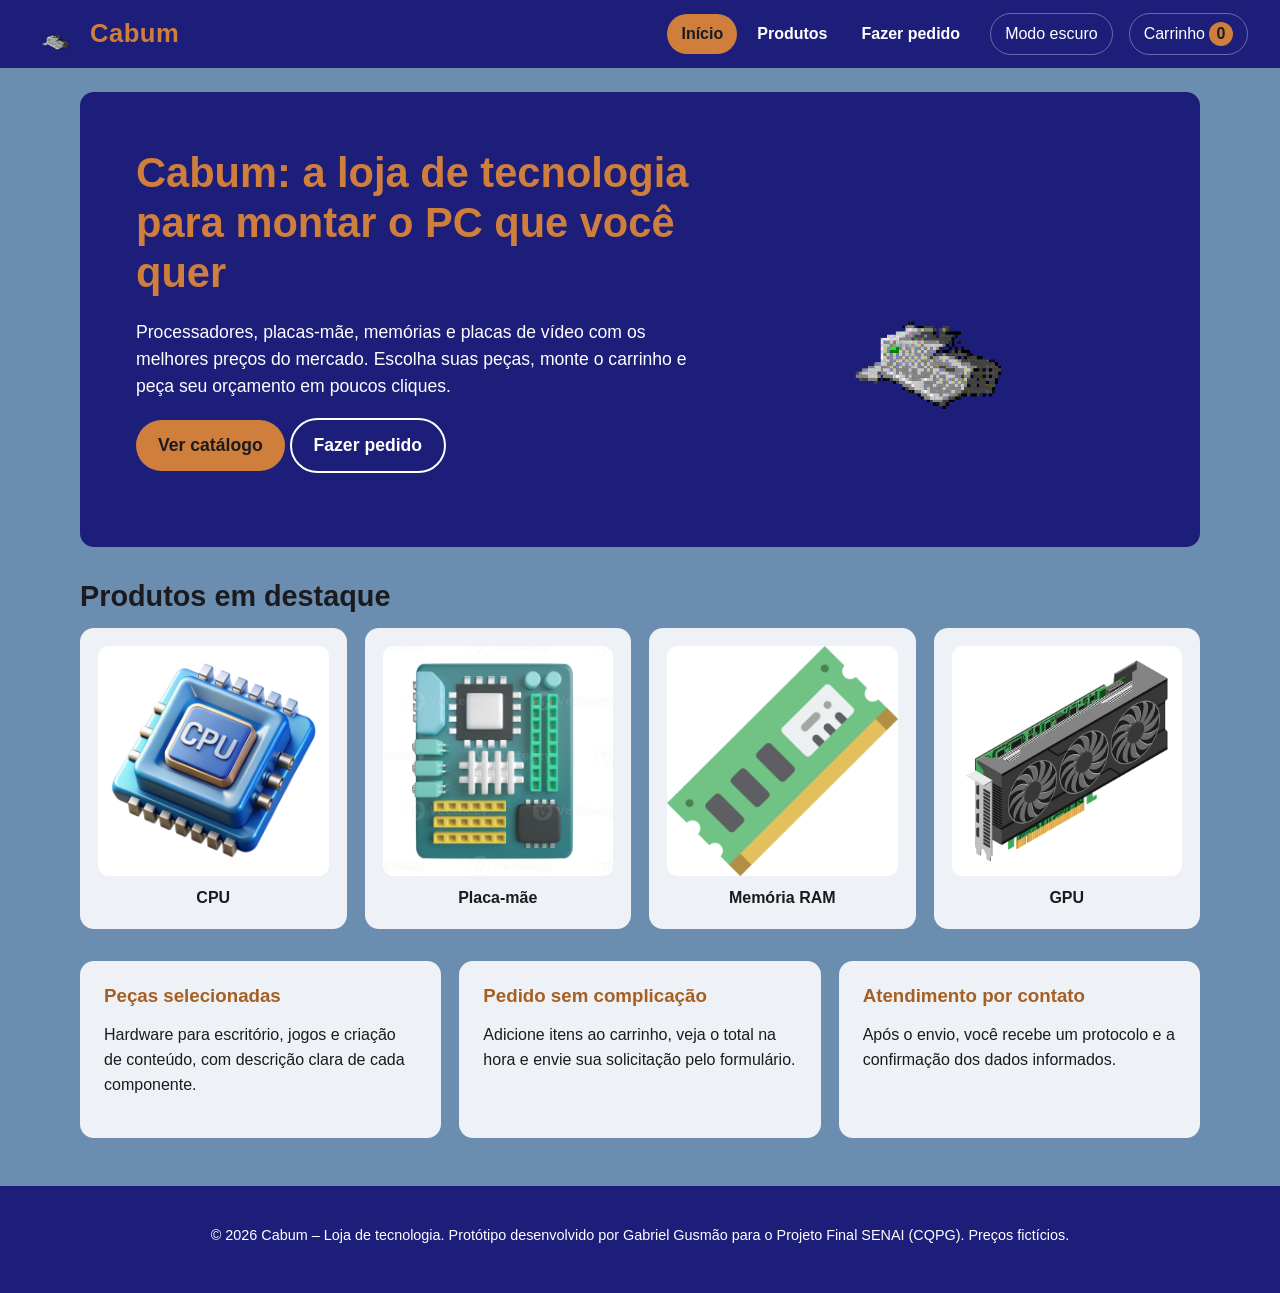
<file: index.html>
<!DOCTYPE html>
<html lang="pt-BR">
<head>
    <meta charset="UTF-8">
    <meta name="viewport" content="width=device-width, initial-scale=1.0">
    <link rel="icon" type="image/gif" href="img/Icone_Do_Site.gif">
    <link rel="stylesheet" href="css/style.css">
    <title>Início | Cabum</title>
    <script>try{var t=localStorage.getItem('cabum-tema');if(t)document.documentElement.dataset.tema=t;}catch(e){}</script>
</head>
<body>
<header class="topo">
    <a class="marca" href="index.html"><img src="img/Icone_Do_Site.gif" alt="" width="48" height="48"><span>Cabum</span></a>
    <button class="botao-icone menu-toggle" id="menu-toggle" aria-expanded="false" aria-controls="menu">Menu</button>
    <nav class="menu" id="menu" aria-label="Navegação principal">
        <a href="index.html" aria-current="page">Início</a>
        <a href="produtos.html">Produtos</a>
        <a href="produtos.html#pedido">Fazer pedido</a>
    </nav>
    <button class="botao-icone" id="tema-toggle" aria-pressed="false">Modo escuro</button>
    <a class="botao-icone carrinho-btn" href="produtos.html#pedido">Carrinho<b data-cart-count>0</b></a>
</header>
<main class="conteudo">
    <section class="hero secao">
        <div>
            <h1>Cabum: a loja de tecnologia para montar o PC que você quer</h1>
            <p>Processadores, placas-mãe, memórias e placas de vídeo com os melhores preços do mercado. Escolha suas peças, monte o carrinho e peça seu orçamento em poucos cliques.</p>
            <p><a class="botao" href="produtos.html">Ver catálogo</a> <a class="botao secundario" href="produtos.html#pedido">Fazer pedido</a></p>
        </div>
        <img src="img/Icone_Do_Site.gif" alt="Logo da Cabum" width="260" height="260">
    </section>

    <section class="secao" aria-labelledby="destaques">
        <h2 id="destaques">Produtos em destaque</h2>
        <div class="grade">
            <a class="cartao destaque" href="Pagina_CPU.html">
                <img src="img/CPU.webp" alt="CPU" width="200" height="200">
                <p>CPU</p>
            </a>
            <a class="cartao destaque" href="Pagina_Placa_Mae.html">
                <img src="img/Placa_Mae.webp" alt="Placa-mãe" width="200" height="200">
                <p>Placa-mãe</p>
            </a>
            <a class="cartao destaque" href="Pagina_Memoria_Ram.html">
                <img src="img/Memoria_Ram.png" alt="Memória RAM" width="200" height="200">
                <p>Memória RAM</p>
            </a>
            <a class="cartao destaque" href="Pagina_GPU.html">
                <img src="img/GPU.png" alt="GPU" width="200" height="200">
                <p>GPU</p>
            </a>
        </div>
    </section>

    <section class="secao beneficios" aria-label="Vantagens da Cabum">
        <div class="painel"><h3>Peças selecionadas</h3><p>Hardware para escritório, jogos e criação de conteúdo, com descrição clara de cada componente.</p></div>
        <div class="painel"><h3>Pedido sem complicação</h3><p>Adicione itens ao carrinho, veja o total na hora e envie sua solicitação pelo formulário.</p></div>
        <div class="painel"><h3>Atendimento por contato</h3><p>Após o envio, você recebe um protocolo e a confirmação dos dados informados.</p></div>
    </section>
</main>
<footer class="rodape">
    <p>&copy; 2026 Cabum &ndash; Loja de tecnologia. Protótipo desenvolvido por Gabriel Gusmão para o Projeto Final SENAI (CQPG). Preços fictícios.</p>
</footer>
<script src="js/main.js"></script>
</body>
</html>
</file>
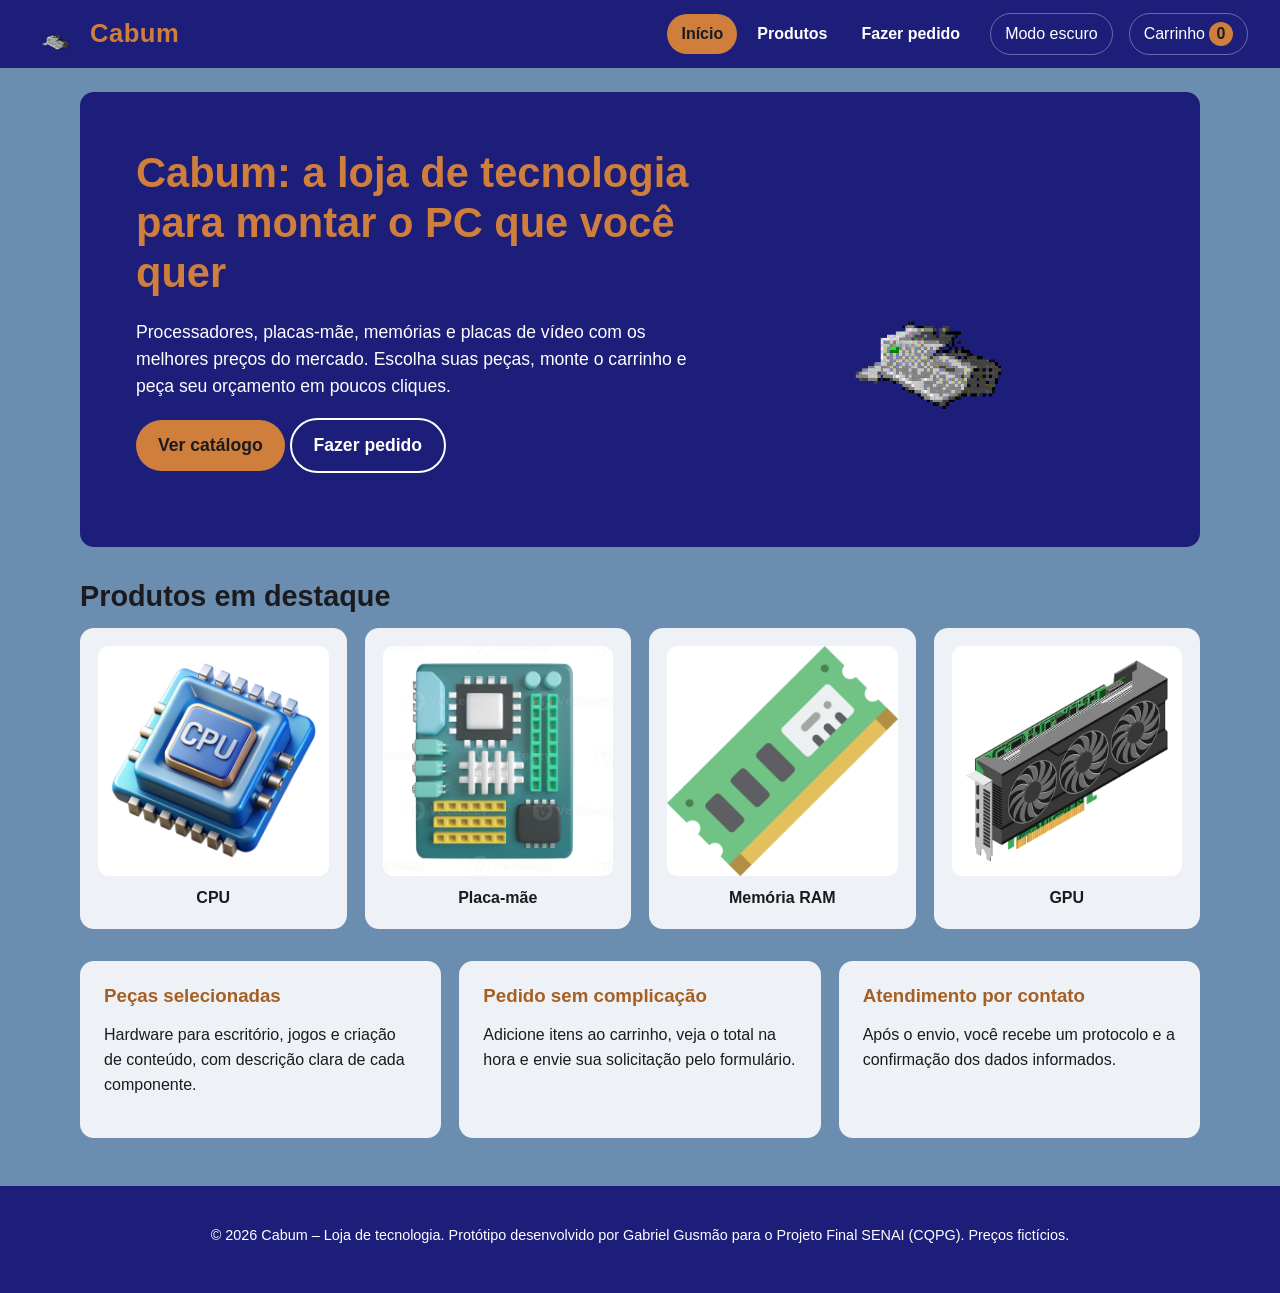
<file: php-original/index.html>
<!DOCTYPE html>
<html lang="pt-BR">
<head>
    <meta charset="UTF-8">
    <meta name="viewport" content="width=device-width, initial-scale=1.0">
    <link rel="icon" type="image/gif" href="img/Icone_Do_Site.gif">
    <link rel="stylesheet" href="css/style.css">
    <title>Início | Cabum</title>
    <script>try{var t=localStorage.getItem('cabum-tema');if(t)document.documentElement.dataset.tema=t;}catch(e){}</script>
</head>
<body>
<header class="topo">
    <a class="marca" href="index.html"><img src="img/Icone_Do_Site.gif" alt="" width="48" height="48"><span>Cabum</span></a>
    <button class="botao-icone menu-toggle" id="menu-toggle" aria-expanded="false" aria-controls="menu">Menu</button>
    <nav class="menu" id="menu" aria-label="Navegação principal">
        <a href="index.html" aria-current="page">Início</a>
        <a href="produtos.php">Produtos</a>
        <a href="produtos.php#pedido">Fazer pedido</a>
    </nav>
    <button class="botao-icone" id="tema-toggle" aria-pressed="false">Modo escuro</button>
    <a class="botao-icone carrinho-btn" href="produtos.php#pedido">Carrinho<b data-cart-count>0</b></a>
</header>
<main class="conteudo">
    <section class="hero secao">
        <div>
            <h1>Cabum: a loja de tecnologia para montar o PC que você quer</h1>
            <p>Processadores, placas-mãe, memórias e placas de vídeo com os melhores preços do mercado. Escolha suas peças, monte o carrinho e peça seu orçamento em poucos cliques.</p>
            <p><a class="botao" href="produtos.php">Ver catálogo</a> <a class="botao secundario" href="produtos.php#pedido">Fazer pedido</a></p>
        </div>
        <img src="img/Icone_Do_Site.gif" alt="Logo da Cabum" width="260" height="260">
    </section>

    <section class="secao" aria-labelledby="destaques">
        <h2 id="destaques">Produtos em destaque</h2>
        <div class="grade">
            <a class="cartao destaque" href="Pagina_CPU.html">
                <img src="img/CPU.webp" alt="CPU" width="200" height="200">
                <p>CPU</p>
            </a>
            <a class="cartao destaque" href="Pagina_Placa_Mae.html">
                <img src="img/Placa_Mae.webp" alt="Placa-mãe" width="200" height="200">
                <p>Placa-mãe</p>
            </a>
            <a class="cartao destaque" href="Pagina_Memoria_Ram.html">
                <img src="img/Memoria_Ram.png" alt="Memória RAM" width="200" height="200">
                <p>Memória RAM</p>
            </a>
            <a class="cartao destaque" href="Pagina_GPU.html">
                <img src="img/GPU.png" alt="GPU" width="200" height="200">
                <p>GPU</p>
            </a>
        </div>
    </section>

    <section class="secao beneficios" aria-label="Vantagens da Cabum">
        <div class="painel"><h3>Peças selecionadas</h3><p>Hardware para escritório, jogos e criação de conteúdo, com descrição clara de cada componente.</p></div>
        <div class="painel"><h3>Pedido sem complicação</h3><p>Adicione itens ao carrinho, veja o total na hora e envie sua solicitação pelo formulário.</p></div>
        <div class="painel"><h3>Atendimento por contato</h3><p>Após o envio, você recebe um protocolo e a confirmação dos dados informados.</p></div>
    </section>
</main>
<footer class="rodape">
    <p>&copy; 2026 Cabum &ndash; Loja de tecnologia. Protótipo desenvolvido por Gabriel Gusmão para o Projeto Final SENAI (CQPG). Preços fictícios.</p>
</footer>
<script src="js/main.js"></script>
</body>
</html>
</file>
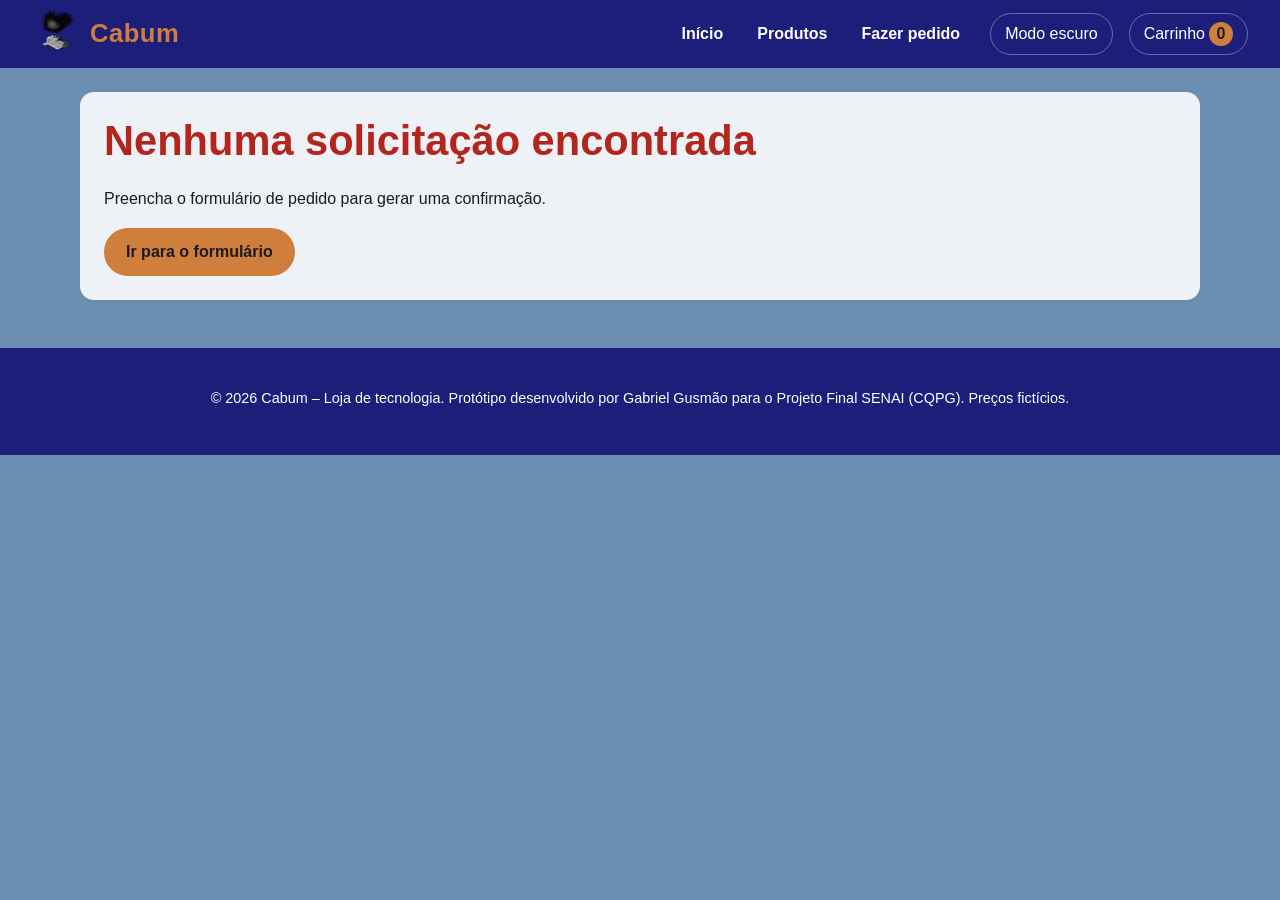
<file: confirmacao.html>
<!DOCTYPE html>
<html lang="pt-BR">
<head>
    <meta charset="UTF-8">
    <meta name="viewport" content="width=device-width, initial-scale=1.0">
    <link rel="icon" type="image/gif" href="img/Icone_Do_Site.gif">
    <link rel="stylesheet" href="css/style.css">
    <title>Solicitação | Cabum</title>
    <script>try{var t=localStorage.getItem('cabum-tema');if(t)document.documentElement.dataset.tema=t;}catch(e){}</script>
</head>
<body data-limpar-carrinho="1">
<header class="topo">
    <a class="marca" href="index.html"><img src="img/Icone_Do_Site.gif" alt="" width="48" height="48"><span>Cabum</span></a>
    <button class="botao-icone menu-toggle" id="menu-toggle" aria-expanded="false" aria-controls="menu">Menu</button>
    <nav class="menu" id="menu" aria-label="Navegação principal">
        <a href="index.html">Início</a>
        <a href="produtos.html">Produtos</a>
        <a href="produtos.html#pedido">Fazer pedido</a>
    </nav>
    <button class="botao-icone" id="tema-toggle" aria-pressed="false">Modo escuro</button>
    <a class="botao-icone carrinho-btn" href="produtos.html#pedido">Carrinho<b data-cart-count>0</b></a>
</header>
<main class="conteudo" id="confirmacao">
    <section class="painel confirmacao">
        <h1>Carregando…</h1>
    </section>
</main>
<footer class="rodape">
    <p>&copy; 2026 Cabum &ndash; Loja de tecnologia. Protótipo desenvolvido por Gabriel Gusmão para o Projeto Final SENAI (CQPG). Preços fictícios.</p>
</footer>
<script src="js/main.js"></script>
<script src="js/confirmacao.js"></script>
</body>
</html>
</file>
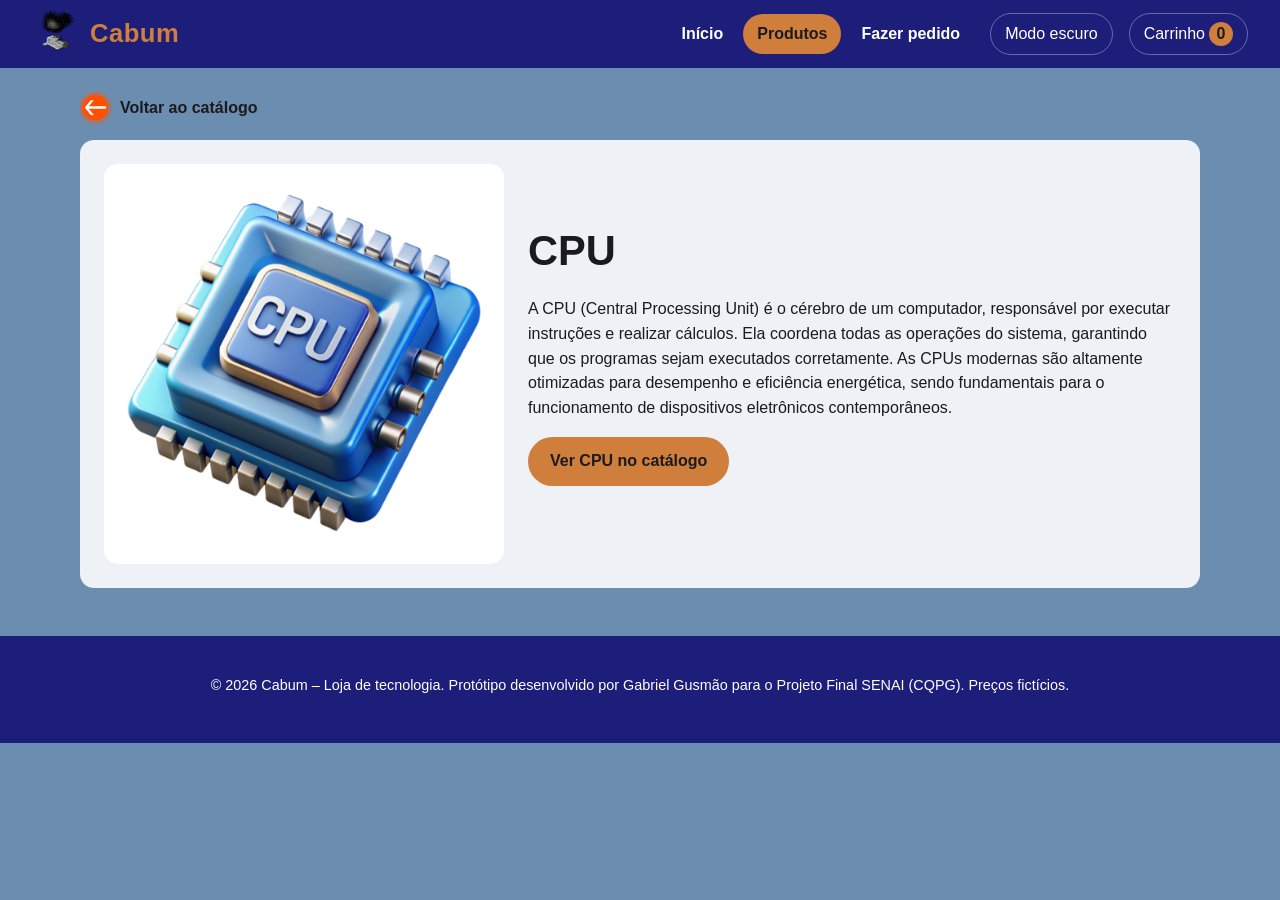
<file: Pagina_CPU.html>
<!DOCTYPE html>
<html lang="pt-BR">
<head>
    <meta charset="UTF-8">
    <meta name="viewport" content="width=device-width, initial-scale=1.0">
    <link rel="icon" type="image/gif" href="img/Icone_Do_Site.gif">
    <link rel="stylesheet" href="css/style.css">
    <title>CPU | Cabum</title>
    <script>try{var t=localStorage.getItem('cabum-tema');if(t)document.documentElement.dataset.tema=t;}catch(e){}</script>
</head>
<body>
<header class="topo">
    <a class="marca" href="index.html"><img src="img/Icone_Do_Site.gif" alt="" width="48" height="48"><span>Cabum</span></a>
    <button class="botao-icone menu-toggle" id="menu-toggle" aria-expanded="false" aria-controls="menu">Menu</button>
    <nav class="menu" id="menu" aria-label="Navegação principal">
        <a href="index.html">Início</a>
        <a href="produtos.html" aria-current="page">Produtos</a>
        <a href="produtos.html#pedido">Fazer pedido</a>
    </nav>
    <button class="botao-icone" id="tema-toggle" aria-pressed="false">Modo escuro</button>
    <a class="botao-icone carrinho-btn" href="produtos.html#pedido">Carrinho<b data-cart-count>0</b></a>
</header>
<main class="conteudo">
    <a class="voltar" href="produtos.html"><img src="img/Voltar.png" alt="" width="32" height="32">Voltar ao catálogo</a>
    <article class="painel detalhe-pagina">
        <img src="img/CPU.webp" alt="CPU" width="400" height="400">
        <div>
            <h1>CPU</h1>
            <p>A CPU (Central Processing Unit) é o cérebro de um computador, responsável por executar instruções e realizar cálculos. Ela coordena todas as operações do sistema, garantindo que os programas sejam executados corretamente. As CPUs modernas são altamente otimizadas para desempenho e eficiência energética, sendo fundamentais para o funcionamento de dispositivos eletrônicos contemporâneos.</p>
            <p><a class="botao" href="produtos.html">Ver CPU no catálogo</a></p>
        </div>
    </article>
</main>
<footer class="rodape">
    <p>&copy; 2026 Cabum &ndash; Loja de tecnologia. Protótipo desenvolvido por Gabriel Gusmão para o Projeto Final SENAI (CQPG). Preços fictícios.</p>
</footer>
<script src="js/main.js"></script>
</body>
</html>
</file>
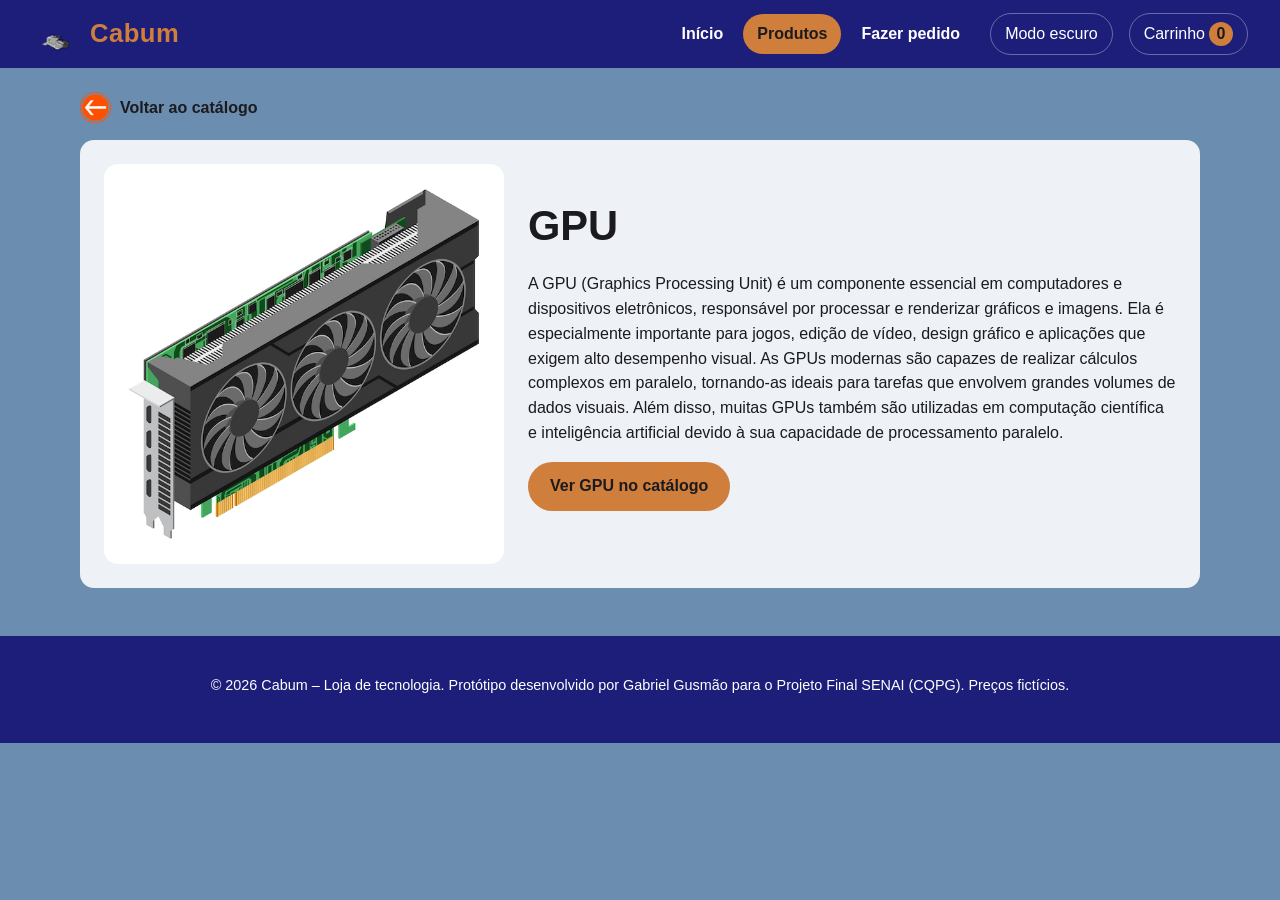
<file: Pagina_GPU.html>
<!DOCTYPE html>
<html lang="pt-BR">
<head>
    <meta charset="UTF-8">
    <meta name="viewport" content="width=device-width, initial-scale=1.0">
    <link rel="icon" type="image/gif" href="img/Icone_Do_Site.gif">
    <link rel="stylesheet" href="css/style.css">
    <title>GPU | Cabum</title>
    <script>try{var t=localStorage.getItem('cabum-tema');if(t)document.documentElement.dataset.tema=t;}catch(e){}</script>
</head>
<body>
<header class="topo">
    <a class="marca" href="index.html"><img src="img/Icone_Do_Site.gif" alt="" width="48" height="48"><span>Cabum</span></a>
    <button class="botao-icone menu-toggle" id="menu-toggle" aria-expanded="false" aria-controls="menu">Menu</button>
    <nav class="menu" id="menu" aria-label="Navegação principal">
        <a href="index.html">Início</a>
        <a href="produtos.html" aria-current="page">Produtos</a>
        <a href="produtos.html#pedido">Fazer pedido</a>
    </nav>
    <button class="botao-icone" id="tema-toggle" aria-pressed="false">Modo escuro</button>
    <a class="botao-icone carrinho-btn" href="produtos.html#pedido">Carrinho<b data-cart-count>0</b></a>
</header>
<main class="conteudo">
    <a class="voltar" href="produtos.html"><img src="img/Voltar.png" alt="" width="32" height="32">Voltar ao catálogo</a>
    <article class="painel detalhe-pagina">
        <img src="img/GPU.png" alt="GPU" width="400" height="400">
        <div>
            <h1>GPU</h1>
            <p>A GPU (Graphics Processing Unit) é um componente essencial em computadores e dispositivos eletrônicos, responsável por processar e renderizar gráficos e imagens. Ela é especialmente importante para jogos, edição de vídeo, design gráfico e aplicações que exigem alto desempenho visual. As GPUs modernas são capazes de realizar cálculos complexos em paralelo, tornando-as ideais para tarefas que envolvem grandes volumes de dados visuais. Além disso, muitas GPUs também são utilizadas em computação científica e inteligência artificial devido à sua capacidade de processamento paralelo.</p>
            <p><a class="botao" href="produtos.html">Ver GPU no catálogo</a></p>
        </div>
    </article>
</main>
<footer class="rodape">
    <p>&copy; 2026 Cabum &ndash; Loja de tecnologia. Protótipo desenvolvido por Gabriel Gusmão para o Projeto Final SENAI (CQPG). Preços fictícios.</p>
</footer>
<script src="js/main.js"></script>
</body>
</html>
</file>
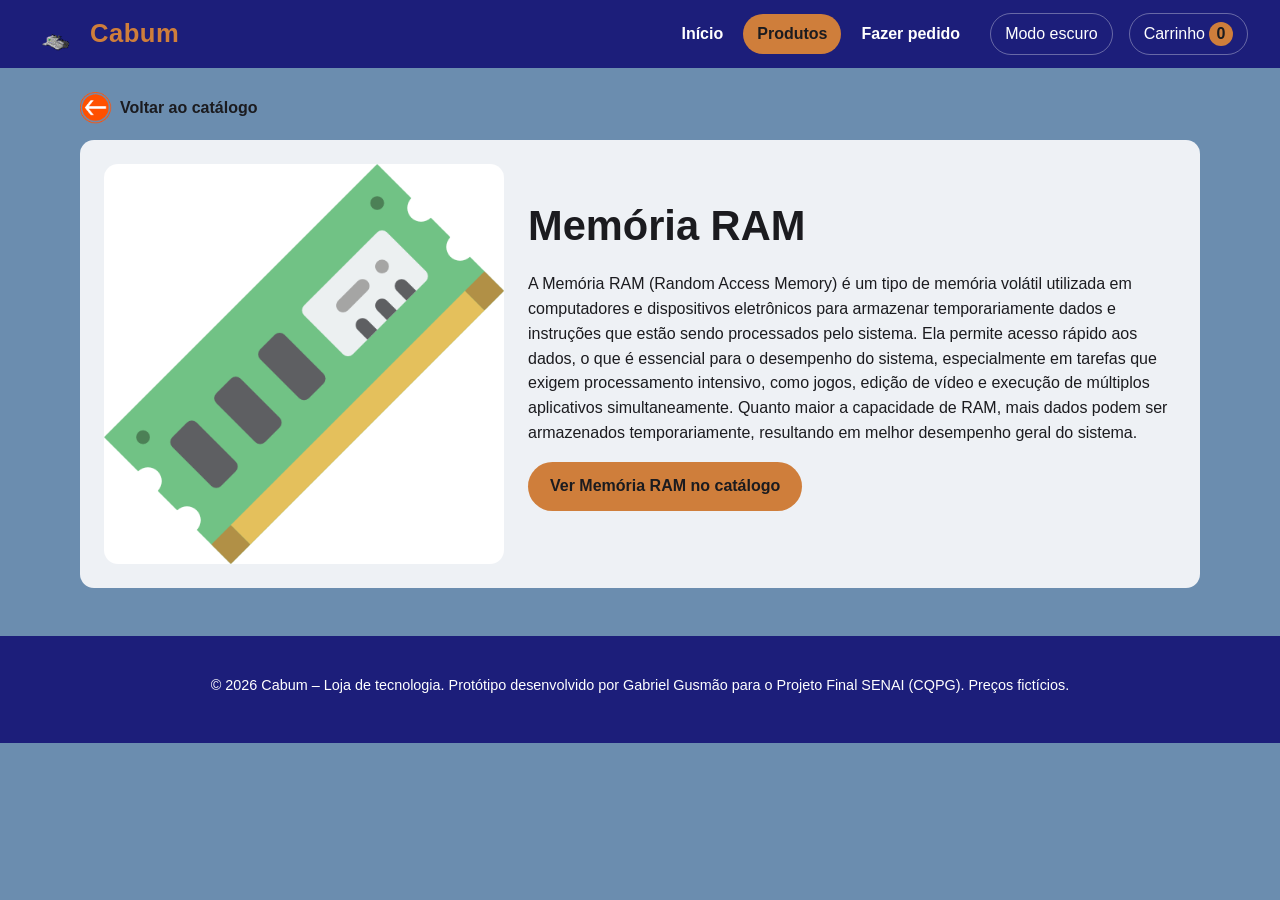
<file: Pagina_Memoria_Ram.html>
<!DOCTYPE html>
<html lang="pt-BR">
<head>
    <meta charset="UTF-8">
    <meta name="viewport" content="width=device-width, initial-scale=1.0">
    <link rel="icon" type="image/gif" href="img/Icone_Do_Site.gif">
    <link rel="stylesheet" href="css/style.css">
    <title>Memória RAM | Cabum</title>
    <script>try{var t=localStorage.getItem('cabum-tema');if(t)document.documentElement.dataset.tema=t;}catch(e){}</script>
</head>
<body>
<header class="topo">
    <a class="marca" href="index.html"><img src="img/Icone_Do_Site.gif" alt="" width="48" height="48"><span>Cabum</span></a>
    <button class="botao-icone menu-toggle" id="menu-toggle" aria-expanded="false" aria-controls="menu">Menu</button>
    <nav class="menu" id="menu" aria-label="Navegação principal">
        <a href="index.html">Início</a>
        <a href="produtos.html" aria-current="page">Produtos</a>
        <a href="produtos.html#pedido">Fazer pedido</a>
    </nav>
    <button class="botao-icone" id="tema-toggle" aria-pressed="false">Modo escuro</button>
    <a class="botao-icone carrinho-btn" href="produtos.html#pedido">Carrinho<b data-cart-count>0</b></a>
</header>
<main class="conteudo">
    <a class="voltar" href="produtos.html"><img src="img/Voltar.png" alt="" width="32" height="32">Voltar ao catálogo</a>
    <article class="painel detalhe-pagina">
        <img src="img/Memoria_Ram.png" alt="Memória RAM" width="400" height="400">
        <div>
            <h1>Memória RAM</h1>
            <p>A Memória RAM (Random Access Memory) é um tipo de memória volátil utilizada em computadores e dispositivos eletrônicos para armazenar temporariamente dados e instruções que estão sendo processados pelo sistema. Ela permite acesso rápido aos dados, o que é essencial para o desempenho do sistema, especialmente em tarefas que exigem processamento intensivo, como jogos, edição de vídeo e execução de múltiplos aplicativos simultaneamente. Quanto maior a capacidade de RAM, mais dados podem ser armazenados temporariamente, resultando em melhor desempenho geral do sistema.</p>
            <p><a class="botao" href="produtos.html">Ver Memória RAM no catálogo</a></p>
        </div>
    </article>
</main>
<footer class="rodape">
    <p>&copy; 2026 Cabum &ndash; Loja de tecnologia. Protótipo desenvolvido por Gabriel Gusmão para o Projeto Final SENAI (CQPG). Preços fictícios.</p>
</footer>
<script src="js/main.js"></script>
</body>
</html>
</file>
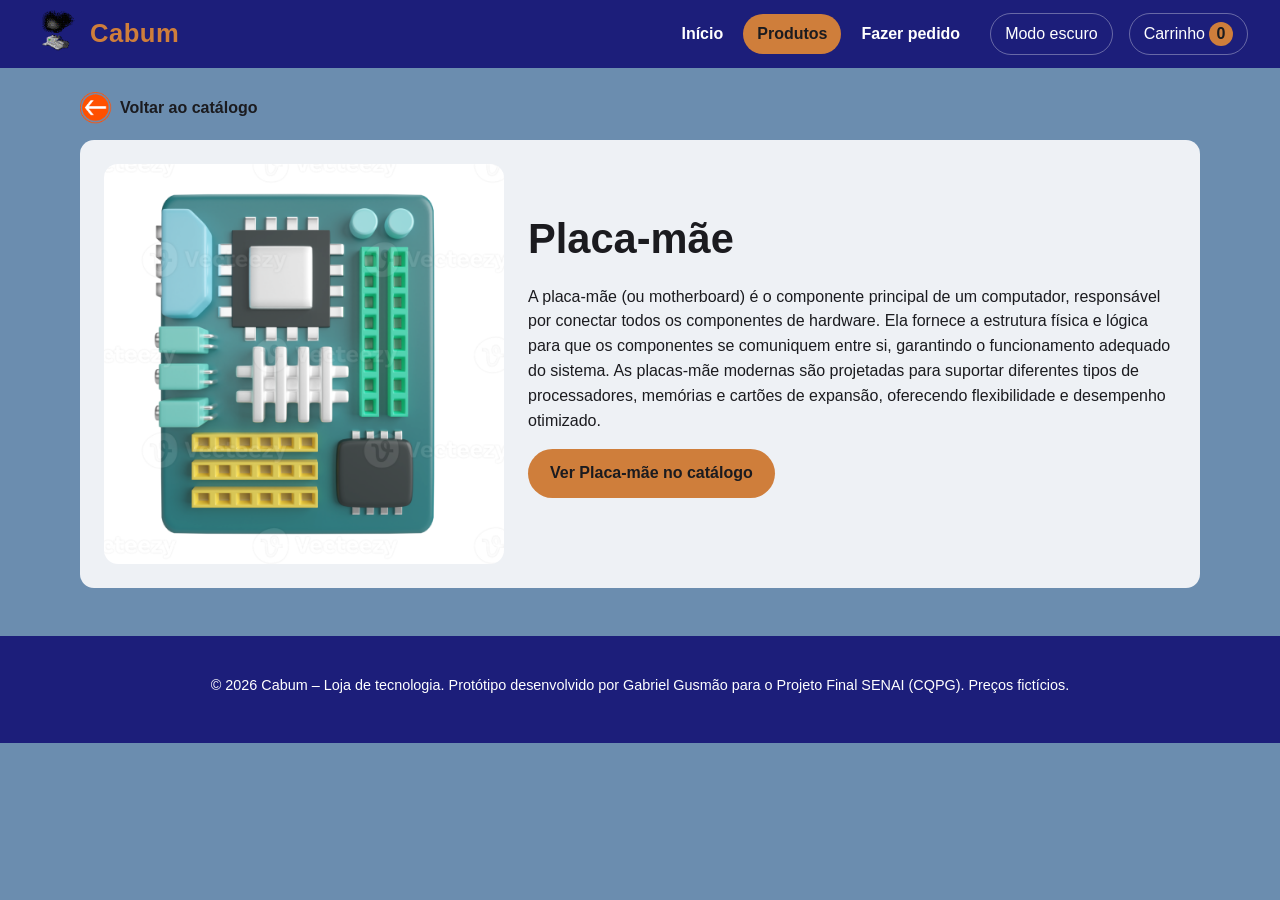
<file: Pagina_Placa_Mae.html>
<!DOCTYPE html>
<html lang="pt-BR">
<head>
    <meta charset="UTF-8">
    <meta name="viewport" content="width=device-width, initial-scale=1.0">
    <link rel="icon" type="image/gif" href="img/Icone_Do_Site.gif">
    <link rel="stylesheet" href="css/style.css">
    <title>Placa-mãe | Cabum</title>
    <script>try{var t=localStorage.getItem('cabum-tema');if(t)document.documentElement.dataset.tema=t;}catch(e){}</script>
</head>
<body>
<header class="topo">
    <a class="marca" href="index.html"><img src="img/Icone_Do_Site.gif" alt="" width="48" height="48"><span>Cabum</span></a>
    <button class="botao-icone menu-toggle" id="menu-toggle" aria-expanded="false" aria-controls="menu">Menu</button>
    <nav class="menu" id="menu" aria-label="Navegação principal">
        <a href="index.html">Início</a>
        <a href="produtos.html" aria-current="page">Produtos</a>
        <a href="produtos.html#pedido">Fazer pedido</a>
    </nav>
    <button class="botao-icone" id="tema-toggle" aria-pressed="false">Modo escuro</button>
    <a class="botao-icone carrinho-btn" href="produtos.html#pedido">Carrinho<b data-cart-count>0</b></a>
</header>
<main class="conteudo">
    <a class="voltar" href="produtos.html"><img src="img/Voltar.png" alt="" width="32" height="32">Voltar ao catálogo</a>
    <article class="painel detalhe-pagina">
        <img src="img/Placa_Mae.webp" alt="Placa-mãe" width="400" height="400">
        <div>
            <h1>Placa-mãe</h1>
            <p>A placa-mãe (ou motherboard) é o componente principal de um computador, responsável por conectar todos os componentes de hardware. Ela fornece a estrutura física e lógica para que os componentes se comuniquem entre si, garantindo o funcionamento adequado do sistema. As placas-mãe modernas são projetadas para suportar diferentes tipos de processadores, memórias e cartões de expansão, oferecendo flexibilidade e desempenho otimizado.</p>
            <p><a class="botao" href="produtos.html">Ver Placa-mãe no catálogo</a></p>
        </div>
    </article>
</main>
<footer class="rodape">
    <p>&copy; 2026 Cabum &ndash; Loja de tecnologia. Protótipo desenvolvido por Gabriel Gusmão para o Projeto Final SENAI (CQPG). Preços fictícios.</p>
</footer>
<script src="js/main.js"></script>
</body>
</html>
</file>
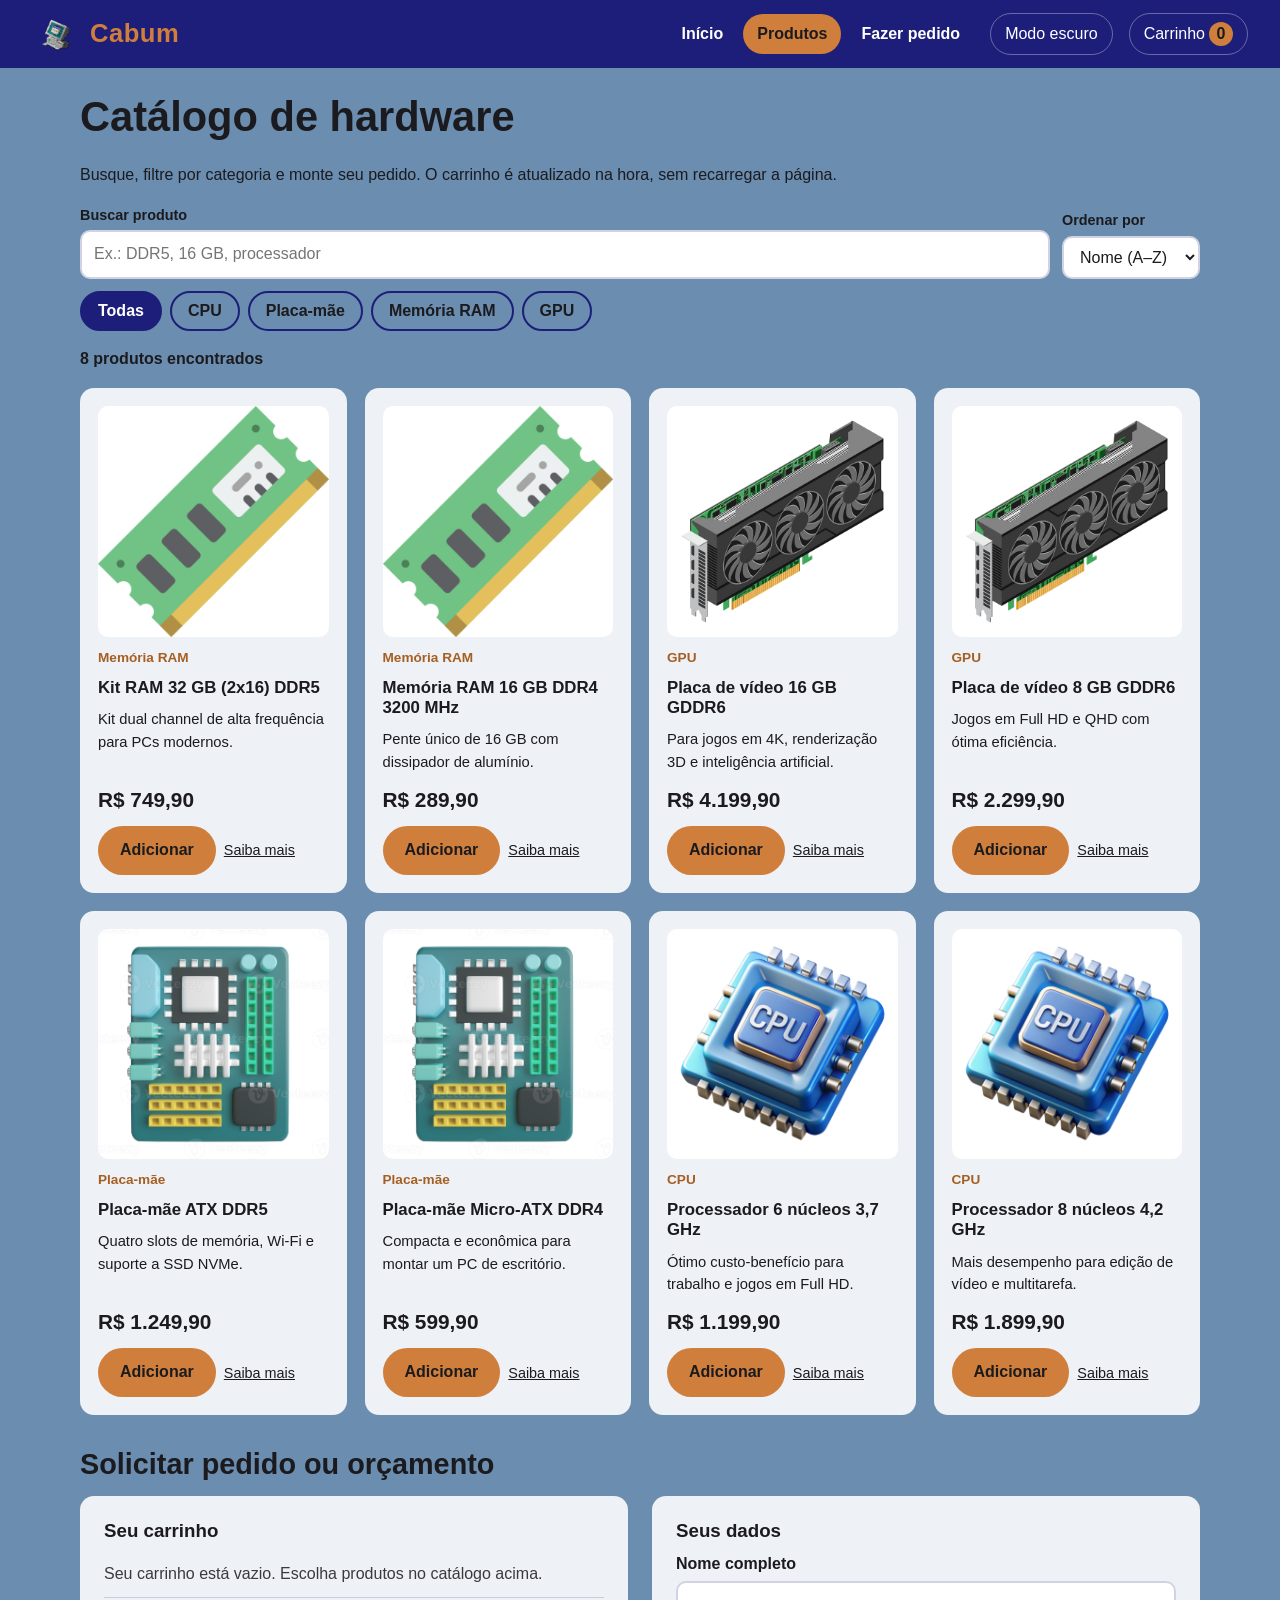
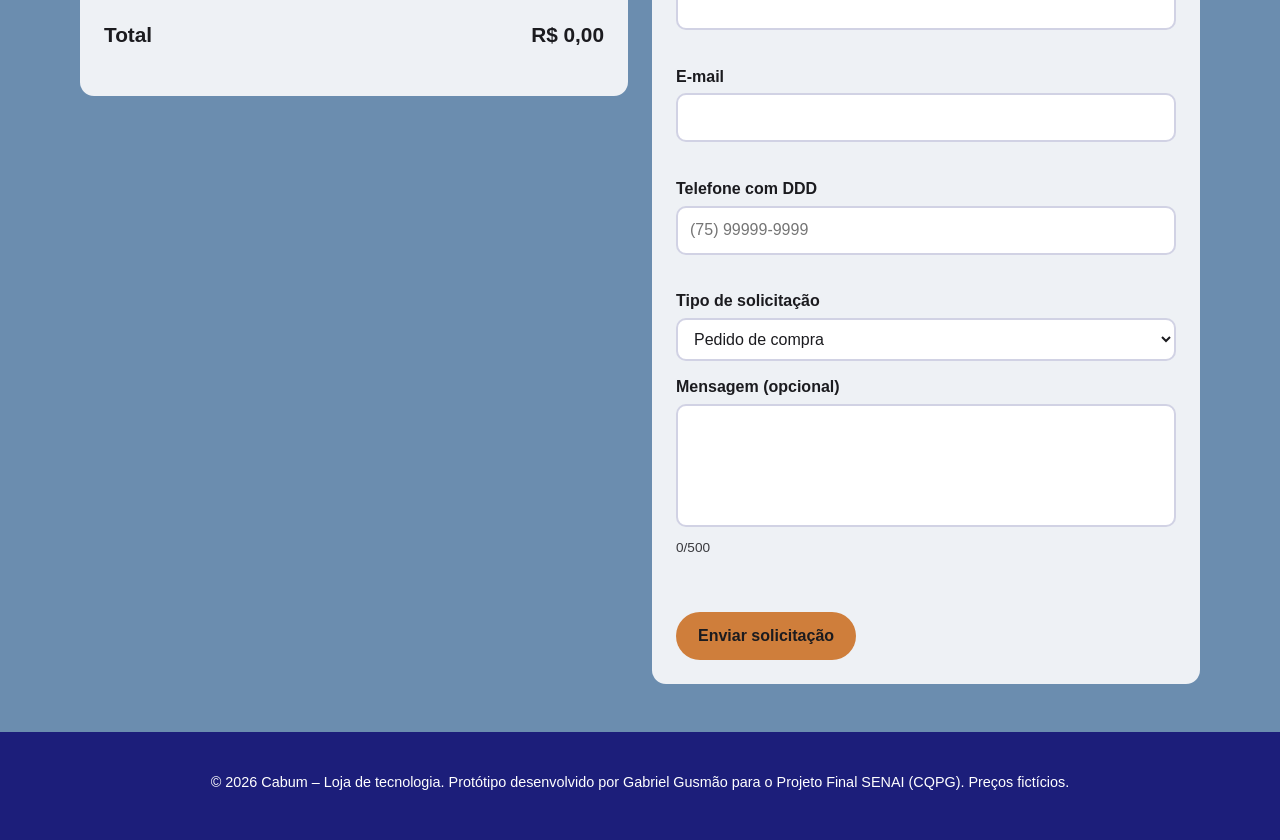
<file: produtos.html>
<!DOCTYPE html>
<html lang="pt-BR">
<head>
    <meta charset="UTF-8">
    <meta name="viewport" content="width=device-width, initial-scale=1.0">
    <link rel="icon" type="image/gif" href="img/Icone_Do_Site.gif">
    <link rel="stylesheet" href="css/style.css">
    <title>Produtos | Cabum</title>
    <script>try{var t=localStorage.getItem('cabum-tema');if(t)document.documentElement.dataset.tema=t;}catch(e){}</script>
</head>
<body>
<header class="topo">
    <a class="marca" href="index.html"><img src="img/Icone_Do_Site.gif" alt="" width="48" height="48"><span>Cabum</span></a>
    <button class="botao-icone menu-toggle" id="menu-toggle" aria-expanded="false" aria-controls="menu">Menu</button>
    <nav class="menu" id="menu" aria-label="Navegação principal">
        <a href="index.html">Início</a>
        <a href="produtos.html" aria-current="page">Produtos</a>
        <a href="produtos.html#pedido">Fazer pedido</a>
    </nav>
    <button class="botao-icone" id="tema-toggle" aria-pressed="false">Modo escuro</button>
    <a class="botao-icone carrinho-btn" href="produtos.html#pedido">Carrinho<b data-cart-count>0</b></a>
</header>
<main class="conteudo">
    <section class="secao" aria-labelledby="titulo-catalogo">
        <h1 id="titulo-catalogo">Catálogo de hardware</h1>
        <p>Busque, filtre por categoria e monte seu pedido. O carrinho é atualizado na hora, sem recarregar a página.</p>

        <div class="ferramentas">
            <div>
                <label for="busca">Buscar produto</label>
                <input type="text" id="busca" placeholder="Ex.: DDR5, 16 GB, processador" autocomplete="off">
            </div>
            <div>
                <label for="ordem">Ordenar por</label>
                <select id="ordem">
                    <option value="nome">Nome (A–Z)</option>
                    <option value="menor">Menor preço</option>
                    <option value="maior">Maior preço</option>
                </select>
            </div>
            <div class="filtros" role="group" aria-label="Filtrar por categoria">
                <button type="button" class="chip" data-cat="todas" aria-pressed="true">Todas</button>
                <button type="button" class="chip" data-cat="CPU" aria-pressed="false">CPU</button>
                <button type="button" class="chip" data-cat="Placa-mãe" aria-pressed="false">Placa-mãe</button>
                <button type="button" class="chip" data-cat="Memória RAM" aria-pressed="false">Memória RAM</button>
                <button type="button" class="chip" data-cat="GPU" aria-pressed="false">GPU</button>
            </div>
        </div>
        <p class="status" id="status-busca" role="status" aria-live="polite"></p>

        <div class="grade" id="grade-produtos">
            <article class="cartao" data-id="cpu-6n" data-nome="Processador 6 núcleos 3,7 GHz" data-cat="CPU" data-preco="1199.9">
                <img src="img/CPU.webp" alt="CPU" width="200" height="200" loading="lazy">
                <span class="categoria">CPU</span>
                <h3>Processador 6 núcleos 3,7 GHz</h3>
                <p class="descricao">Ótimo custo-benefício para trabalho e jogos em Full HD.</p>
                <span class="preco">R$ 1.199,90</span>
                <div class="acoes">
                    <button type="button" class="botao add-carrinho">Adicionar</button>
                    <a class="detalhe" href="Pagina_CPU.html">Saiba mais</a>
                </div>
            </article>
            <article class="cartao" data-id="cpu-8n" data-nome="Processador 8 núcleos 4,2 GHz" data-cat="CPU" data-preco="1899.9">
                <img src="img/CPU.webp" alt="CPU" width="200" height="200" loading="lazy">
                <span class="categoria">CPU</span>
                <h3>Processador 8 núcleos 4,2 GHz</h3>
                <p class="descricao">Mais desempenho para edição de vídeo e multitarefa.</p>
                <span class="preco">R$ 1.899,90</span>
                <div class="acoes">
                    <button type="button" class="botao add-carrinho">Adicionar</button>
                    <a class="detalhe" href="Pagina_CPU.html">Saiba mais</a>
                </div>
            </article>
            <article class="cartao" data-id="mb-b650" data-nome="Placa-mãe ATX DDR5" data-cat="Placa-mãe" data-preco="1249.9">
                <img src="img/Placa_Mae.webp" alt="Placa-mãe" width="200" height="200" loading="lazy">
                <span class="categoria">Placa-mãe</span>
                <h3>Placa-mãe ATX DDR5</h3>
                <p class="descricao">Quatro slots de memória, Wi-Fi e suporte a SSD NVMe.</p>
                <span class="preco">R$ 1.249,90</span>
                <div class="acoes">
                    <button type="button" class="botao add-carrinho">Adicionar</button>
                    <a class="detalhe" href="Pagina_Placa_Mae.html">Saiba mais</a>
                </div>
            </article>
            <article class="cartao" data-id="mb-mini" data-nome="Placa-mãe Micro-ATX DDR4" data-cat="Placa-mãe" data-preco="599.9">
                <img src="img/Placa_Mae.webp" alt="Placa-mãe" width="200" height="200" loading="lazy">
                <span class="categoria">Placa-mãe</span>
                <h3>Placa-mãe Micro-ATX DDR4</h3>
                <p class="descricao">Compacta e econômica para montar um PC de escritório.</p>
                <span class="preco">R$ 599,90</span>
                <div class="acoes">
                    <button type="button" class="botao add-carrinho">Adicionar</button>
                    <a class="detalhe" href="Pagina_Placa_Mae.html">Saiba mais</a>
                </div>
            </article>
            <article class="cartao" data-id="ram-16" data-nome="Memória RAM 16 GB DDR4 3200 MHz" data-cat="Memória RAM" data-preco="289.9">
                <img src="img/Memoria_Ram.png" alt="Memória RAM" width="200" height="200" loading="lazy">
                <span class="categoria">Memória RAM</span>
                <h3>Memória RAM 16 GB DDR4 3200 MHz</h3>
                <p class="descricao">Pente único de 16 GB com dissipador de alumínio.</p>
                <span class="preco">R$ 289,90</span>
                <div class="acoes">
                    <button type="button" class="botao add-carrinho">Adicionar</button>
                    <a class="detalhe" href="Pagina_Memoria_Ram.html">Saiba mais</a>
                </div>
            </article>
            <article class="cartao" data-id="ram-32" data-nome="Kit RAM 32 GB (2x16) DDR5" data-cat="Memória RAM" data-preco="749.9">
                <img src="img/Memoria_Ram.png" alt="Memória RAM" width="200" height="200" loading="lazy">
                <span class="categoria">Memória RAM</span>
                <h3>Kit RAM 32 GB (2x16) DDR5</h3>
                <p class="descricao">Kit dual channel de alta frequência para PCs modernos.</p>
                <span class="preco">R$ 749,90</span>
                <div class="acoes">
                    <button type="button" class="botao add-carrinho">Adicionar</button>
                    <a class="detalhe" href="Pagina_Memoria_Ram.html">Saiba mais</a>
                </div>
            </article>
            <article class="cartao" data-id="gpu-8" data-nome="Placa de vídeo 8 GB GDDR6" data-cat="GPU" data-preco="2299.9">
                <img src="img/GPU.png" alt="GPU" width="200" height="200" loading="lazy">
                <span class="categoria">GPU</span>
                <h3>Placa de vídeo 8 GB GDDR6</h3>
                <p class="descricao">Jogos em Full HD e QHD com ótima eficiência.</p>
                <span class="preco">R$ 2.299,90</span>
                <div class="acoes">
                    <button type="button" class="botao add-carrinho">Adicionar</button>
                    <a class="detalhe" href="Pagina_GPU.html">Saiba mais</a>
                </div>
            </article>
            <article class="cartao" data-id="gpu-16" data-nome="Placa de vídeo 16 GB GDDR6" data-cat="GPU" data-preco="4199.9">
                <img src="img/GPU.png" alt="GPU" width="200" height="200" loading="lazy">
                <span class="categoria">GPU</span>
                <h3>Placa de vídeo 16 GB GDDR6</h3>
                <p class="descricao">Para jogos em 4K, renderização 3D e inteligência artificial.</p>
                <span class="preco">R$ 4.199,90</span>
                <div class="acoes">
                    <button type="button" class="botao add-carrinho">Adicionar</button>
                    <a class="detalhe" href="Pagina_GPU.html">Saiba mais</a>
                </div>
            </article>
        </div>
    </section>

    <section class="secao" id="pedido" aria-labelledby="titulo-pedido">
        <h2 id="titulo-pedido">Solicitar pedido ou orçamento</h2>
        <div class="pedido">
            <div class="painel">
                <h3>Seu carrinho</h3>
                <ul class="carrinho-lista" id="carrinho-lista" aria-live="polite"></ul>
                <p class="total"><span>Total</span> <span id="carrinho-total">R$ 0,00</span></p>
            </div>

            <form class="painel" id="form-pedido" novalidate>
                <h3>Seus dados</h3>
                <input type="hidden" name="carrinho" id="carrinho-json" value="{}">
                <div class="campo">
                    <label for="nome">Nome completo</label>
                    <input type="text" id="nome" name="nome" required autocomplete="name" aria-describedby="erro-nome">
                    <p class="erro-campo" id="erro-nome"></p>
                </div>
                <div class="campo">
                    <label for="email">E-mail</label>
                    <input type="email" id="email" name="email" required autocomplete="email" aria-describedby="erro-email">
                    <p class="erro-campo" id="erro-email"></p>
                </div>
                <div class="campo">
                    <label for="telefone">Telefone com DDD</label>
                    <input type="tel" id="telefone" name="telefone" required autocomplete="tel" inputmode="numeric" placeholder="(75) 99999-9999" aria-describedby="erro-telefone">
                    <p class="erro-campo" id="erro-telefone"></p>
                </div>
                <div class="campo">
                    <label for="tipo">Tipo de solicitação</label>
                    <select id="tipo" name="tipo">
                        <option value="Pedido de compra">Pedido de compra</option>
                        <option value="Orçamento">Orçamento</option>
                        <option value="Dúvida técnica">Dúvida técnica</option>
                    </select>
                </div>
                <div class="campo">
                    <label for="mensagem">Mensagem (opcional)</label>
                    <textarea style="resize: none;"id="mensagem" name="mensagem" rows="4" maxlength="500" aria-describedby="erro-mensagem"></textarea>
                    <span class="ajuda" id="contador-msg">0/500</span>
                    <p class="erro-campo" id="erro-mensagem"></p>
                </div>
                <p class="erro-campo" id="erro-pedido" role="alert"></p>
                <button type="submit" class="botao">Enviar solicitação</button>
            </form>
        </div>
    </section>
</main>
<footer class="rodape">
    <p>&copy; 2026 Cabum &ndash; Loja de tecnologia. Protótipo desenvolvido por Gabriel Gusmão para o Projeto Final SENAI (CQPG). Preços fictícios.</p>
</footer>
<script src="js/main.js"></script>
</body>
</html>
</file>
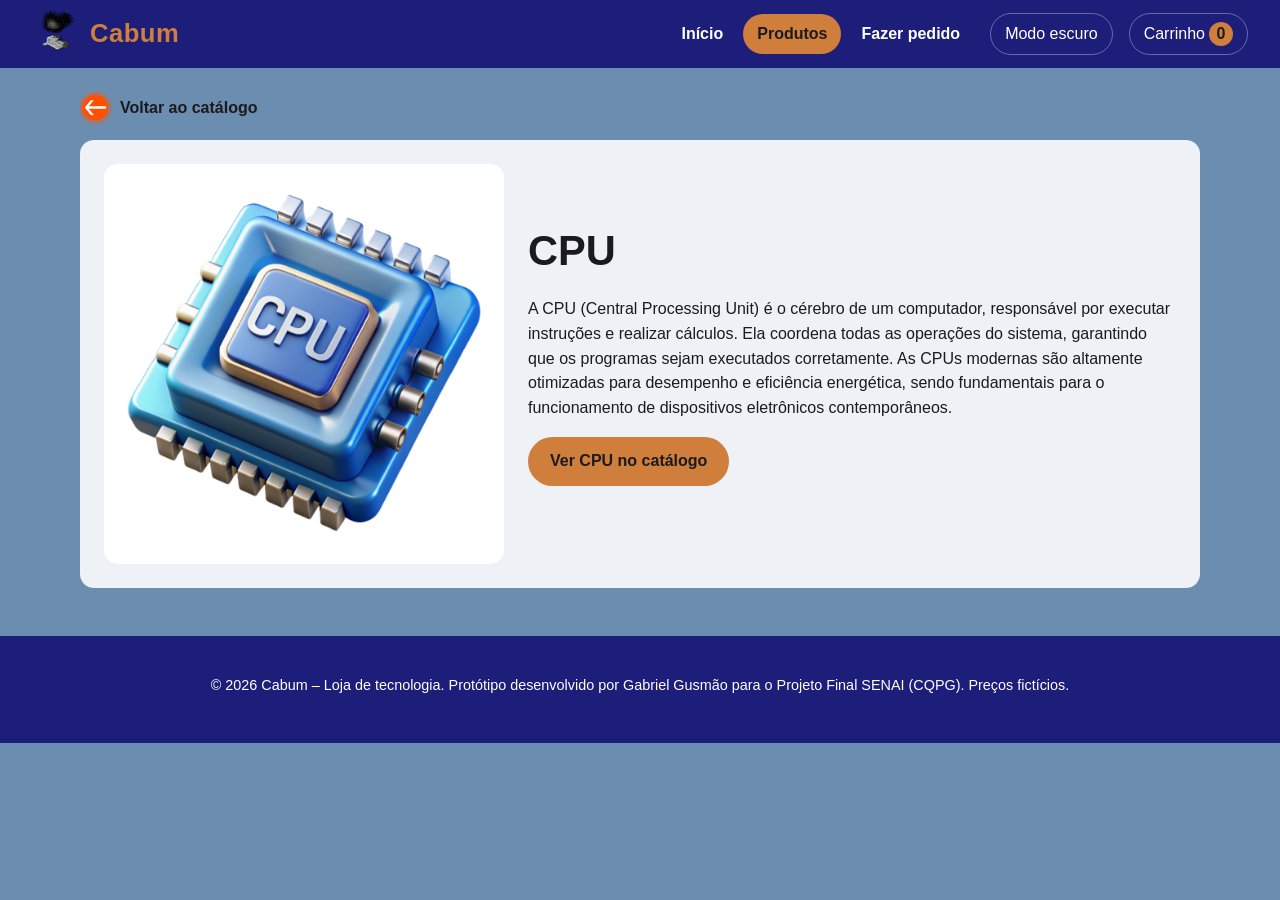
<file: php-original/Pagina_CPU.html>
<!DOCTYPE html>
<html lang="pt-BR">
<head>
    <meta charset="UTF-8">
    <meta name="viewport" content="width=device-width, initial-scale=1.0">
    <link rel="icon" type="image/gif" href="img/Icone_Do_Site.gif">
    <link rel="stylesheet" href="css/style.css">
    <title>CPU | Cabum</title>
    <script>try{var t=localStorage.getItem('cabum-tema');if(t)document.documentElement.dataset.tema=t;}catch(e){}</script>
</head>
<body>
<header class="topo">
    <a class="marca" href="index.html"><img src="img/Icone_Do_Site.gif" alt="" width="48" height="48"><span>Cabum</span></a>
    <button class="botao-icone menu-toggle" id="menu-toggle" aria-expanded="false" aria-controls="menu">Menu</button>
    <nav class="menu" id="menu" aria-label="Navegação principal">
        <a href="index.html">Início</a>
        <a href="produtos.php" aria-current="page">Produtos</a>
        <a href="produtos.php#pedido">Fazer pedido</a>
    </nav>
    <button class="botao-icone" id="tema-toggle" aria-pressed="false">Modo escuro</button>
    <a class="botao-icone carrinho-btn" href="produtos.php#pedido">Carrinho<b data-cart-count>0</b></a>
</header>
<main class="conteudo">
    <a class="voltar" href="produtos.php"><img src="img/Voltar.png" alt="" width="32" height="32">Voltar ao catálogo</a>
    <article class="painel detalhe-pagina">
        <img src="img/CPU.webp" alt="CPU" width="400" height="400">
        <div>
            <h1>CPU</h1>
            <p>A CPU (Central Processing Unit) é o cérebro de um computador, responsável por executar instruções e realizar cálculos. Ela coordena todas as operações do sistema, garantindo que os programas sejam executados corretamente. As CPUs modernas são altamente otimizadas para desempenho e eficiência energética, sendo fundamentais para o funcionamento de dispositivos eletrônicos contemporâneos.</p>
            <p><a class="botao" href="produtos.php">Ver CPU no catálogo</a></p>
        </div>
    </article>
</main>
<footer class="rodape">
    <p>&copy; 2026 Cabum &ndash; Loja de tecnologia. Protótipo desenvolvido por Gabriel Gusmão para o Projeto Final SENAI (CQPG). Preços fictícios.</p>
</footer>
<script src="js/main.js"></script>
</body>
</html>
</file>
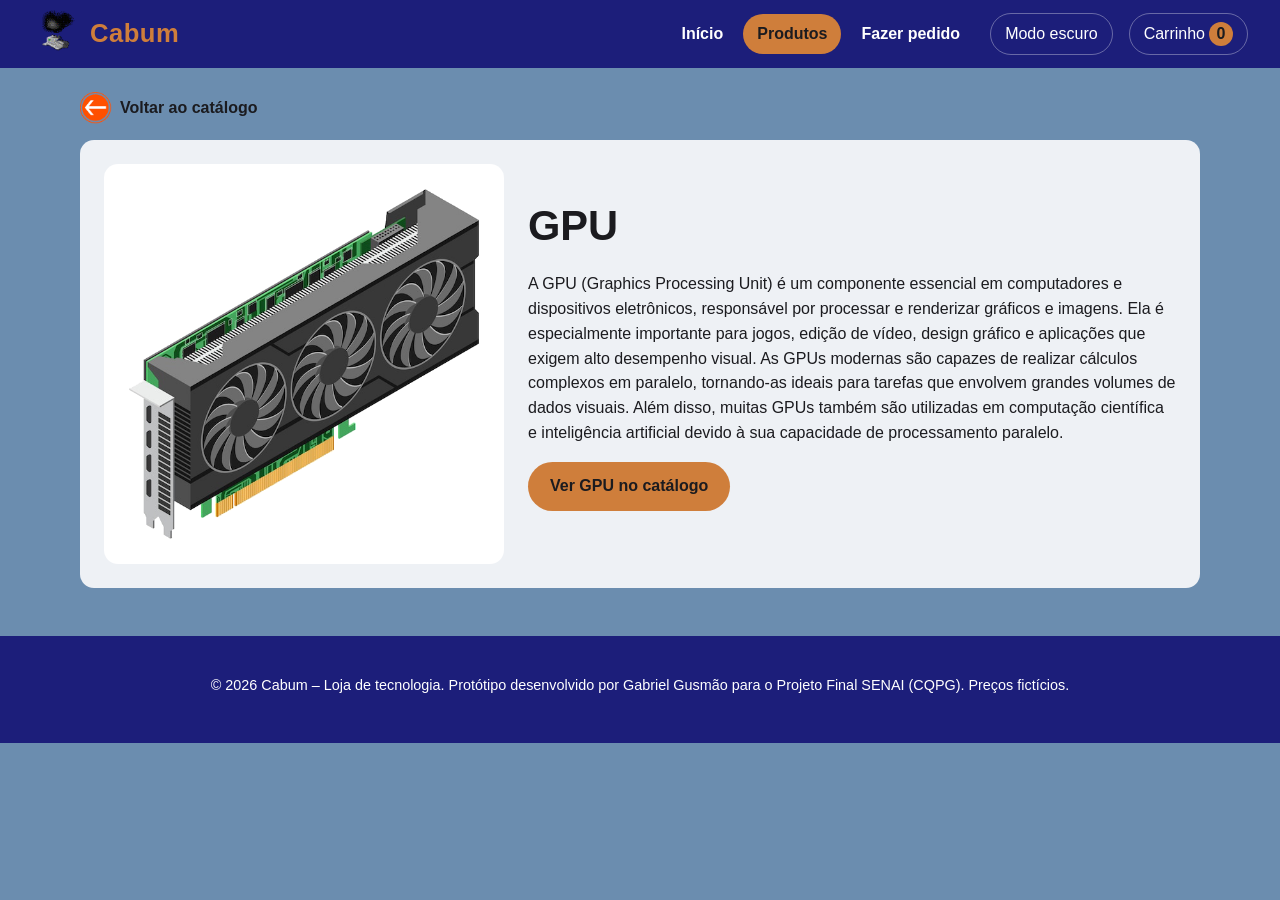
<file: php-original/Pagina_GPU.html>
<!DOCTYPE html>
<html lang="pt-BR">
<head>
    <meta charset="UTF-8">
    <meta name="viewport" content="width=device-width, initial-scale=1.0">
    <link rel="icon" type="image/gif" href="img/Icone_Do_Site.gif">
    <link rel="stylesheet" href="css/style.css">
    <title>GPU | Cabum</title>
    <script>try{var t=localStorage.getItem('cabum-tema');if(t)document.documentElement.dataset.tema=t;}catch(e){}</script>
</head>
<body>
<header class="topo">
    <a class="marca" href="index.html"><img src="img/Icone_Do_Site.gif" alt="" width="48" height="48"><span>Cabum</span></a>
    <button class="botao-icone menu-toggle" id="menu-toggle" aria-expanded="false" aria-controls="menu">Menu</button>
    <nav class="menu" id="menu" aria-label="Navegação principal">
        <a href="index.html">Início</a>
        <a href="produtos.php" aria-current="page">Produtos</a>
        <a href="produtos.php#pedido">Fazer pedido</a>
    </nav>
    <button class="botao-icone" id="tema-toggle" aria-pressed="false">Modo escuro</button>
    <a class="botao-icone carrinho-btn" href="produtos.php#pedido">Carrinho<b data-cart-count>0</b></a>
</header>
<main class="conteudo">
    <a class="voltar" href="produtos.php"><img src="img/Voltar.png" alt="" width="32" height="32">Voltar ao catálogo</a>
    <article class="painel detalhe-pagina">
        <img src="img/GPU.png" alt="GPU" width="400" height="400">
        <div>
            <h1>GPU</h1>
            <p>A GPU (Graphics Processing Unit) é um componente essencial em computadores e dispositivos eletrônicos, responsável por processar e renderizar gráficos e imagens. Ela é especialmente importante para jogos, edição de vídeo, design gráfico e aplicações que exigem alto desempenho visual. As GPUs modernas são capazes de realizar cálculos complexos em paralelo, tornando-as ideais para tarefas que envolvem grandes volumes de dados visuais. Além disso, muitas GPUs também são utilizadas em computação científica e inteligência artificial devido à sua capacidade de processamento paralelo.</p>
            <p><a class="botao" href="produtos.php">Ver GPU no catálogo</a></p>
        </div>
    </article>
</main>
<footer class="rodape">
    <p>&copy; 2026 Cabum &ndash; Loja de tecnologia. Protótipo desenvolvido por Gabriel Gusmão para o Projeto Final SENAI (CQPG). Preços fictícios.</p>
</footer>
<script src="js/main.js"></script>
</body>
</html>
</file>
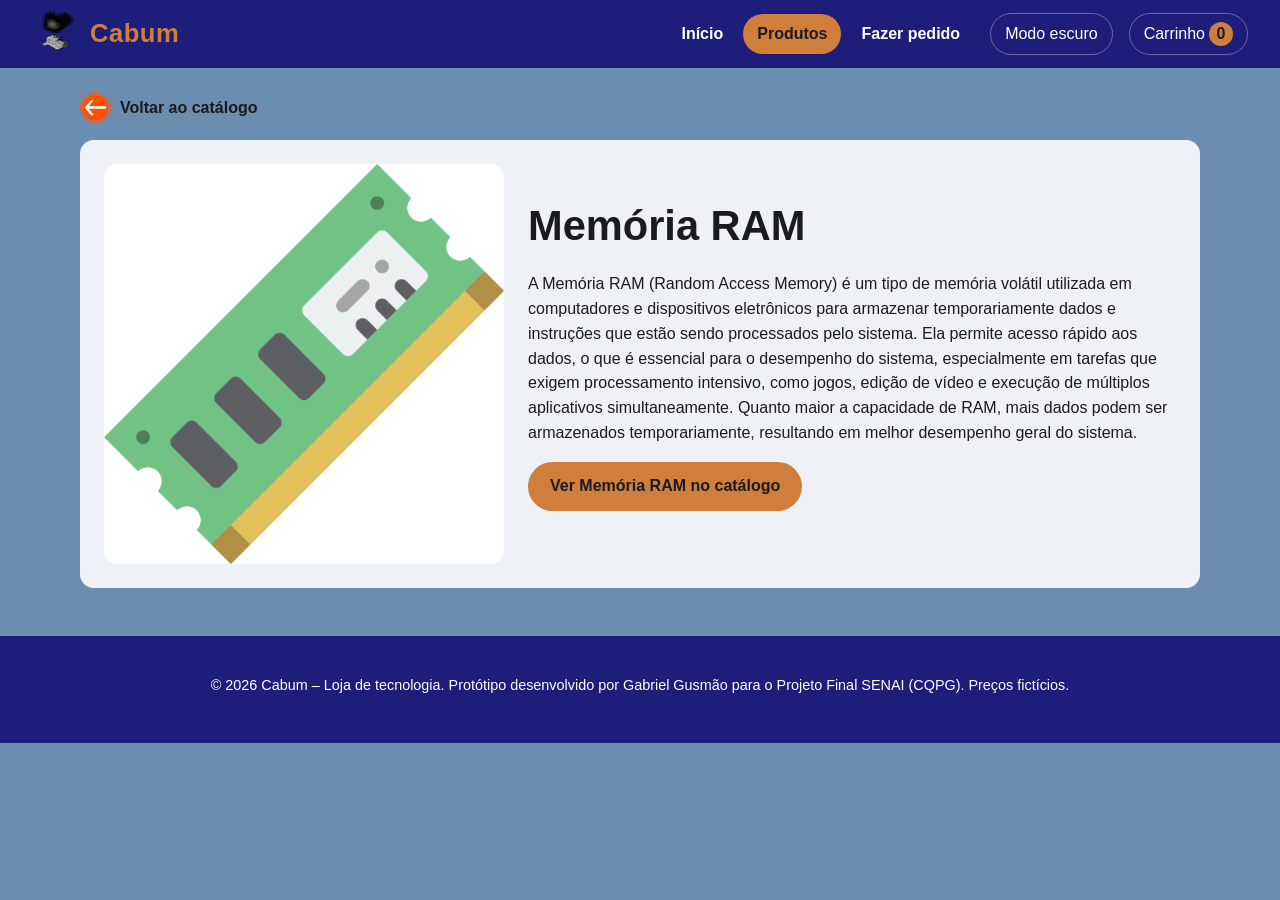
<file: php-original/Pagina_Memoria_Ram.html>
<!DOCTYPE html>
<html lang="pt-BR">
<head>
    <meta charset="UTF-8">
    <meta name="viewport" content="width=device-width, initial-scale=1.0">
    <link rel="icon" type="image/gif" href="img/Icone_Do_Site.gif">
    <link rel="stylesheet" href="css/style.css">
    <title>Memória RAM | Cabum</title>
    <script>try{var t=localStorage.getItem('cabum-tema');if(t)document.documentElement.dataset.tema=t;}catch(e){}</script>
</head>
<body>
<header class="topo">
    <a class="marca" href="index.html"><img src="img/Icone_Do_Site.gif" alt="" width="48" height="48"><span>Cabum</span></a>
    <button class="botao-icone menu-toggle" id="menu-toggle" aria-expanded="false" aria-controls="menu">Menu</button>
    <nav class="menu" id="menu" aria-label="Navegação principal">
        <a href="index.html">Início</a>
        <a href="produtos.php" aria-current="page">Produtos</a>
        <a href="produtos.php#pedido">Fazer pedido</a>
    </nav>
    <button class="botao-icone" id="tema-toggle" aria-pressed="false">Modo escuro</button>
    <a class="botao-icone carrinho-btn" href="produtos.php#pedido">Carrinho<b data-cart-count>0</b></a>
</header>
<main class="conteudo">
    <a class="voltar" href="produtos.php"><img src="img/Voltar.png" alt="" width="32" height="32">Voltar ao catálogo</a>
    <article class="painel detalhe-pagina">
        <img src="img/Memoria_Ram.png" alt="Memória RAM" width="400" height="400">
        <div>
            <h1>Memória RAM</h1>
            <p>A Memória RAM (Random Access Memory) é um tipo de memória volátil utilizada em computadores e dispositivos eletrônicos para armazenar temporariamente dados e instruções que estão sendo processados pelo sistema. Ela permite acesso rápido aos dados, o que é essencial para o desempenho do sistema, especialmente em tarefas que exigem processamento intensivo, como jogos, edição de vídeo e execução de múltiplos aplicativos simultaneamente. Quanto maior a capacidade de RAM, mais dados podem ser armazenados temporariamente, resultando em melhor desempenho geral do sistema.</p>
            <p><a class="botao" href="produtos.php">Ver Memória RAM no catálogo</a></p>
        </div>
    </article>
</main>
<footer class="rodape">
    <p>&copy; 2026 Cabum &ndash; Loja de tecnologia. Protótipo desenvolvido por Gabriel Gusmão para o Projeto Final SENAI (CQPG). Preços fictícios.</p>
</footer>
<script src="js/main.js"></script>
</body>
</html>
</file>
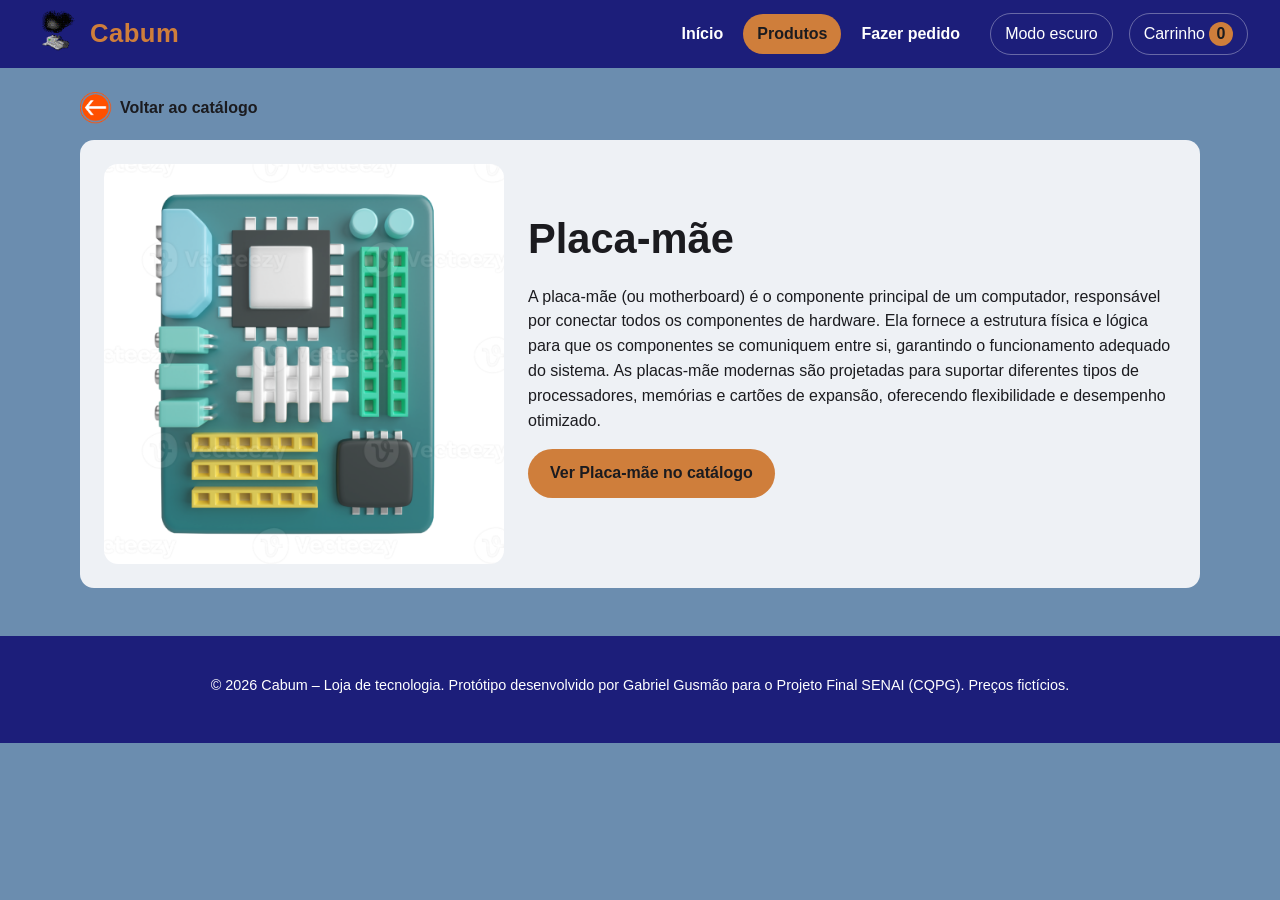
<file: php-original/Pagina_Placa_Mae.html>
<!DOCTYPE html>
<html lang="pt-BR">
<head>
    <meta charset="UTF-8">
    <meta name="viewport" content="width=device-width, initial-scale=1.0">
    <link rel="icon" type="image/gif" href="img/Icone_Do_Site.gif">
    <link rel="stylesheet" href="css/style.css">
    <title>Placa-mãe | Cabum</title>
    <script>try{var t=localStorage.getItem('cabum-tema');if(t)document.documentElement.dataset.tema=t;}catch(e){}</script>
</head>
<body>
<header class="topo">
    <a class="marca" href="index.html"><img src="img/Icone_Do_Site.gif" alt="" width="48" height="48"><span>Cabum</span></a>
    <button class="botao-icone menu-toggle" id="menu-toggle" aria-expanded="false" aria-controls="menu">Menu</button>
    <nav class="menu" id="menu" aria-label="Navegação principal">
        <a href="index.html">Início</a>
        <a href="produtos.php" aria-current="page">Produtos</a>
        <a href="produtos.php#pedido">Fazer pedido</a>
    </nav>
    <button class="botao-icone" id="tema-toggle" aria-pressed="false">Modo escuro</button>
    <a class="botao-icone carrinho-btn" href="produtos.php#pedido">Carrinho<b data-cart-count>0</b></a>
</header>
<main class="conteudo">
    <a class="voltar" href="produtos.php"><img src="img/Voltar.png" alt="" width="32" height="32">Voltar ao catálogo</a>
    <article class="painel detalhe-pagina">
        <img src="img/Placa_Mae.webp" alt="Placa-mãe" width="400" height="400">
        <div>
            <h1>Placa-mãe</h1>
            <p>A placa-mãe (ou motherboard) é o componente principal de um computador, responsável por conectar todos os componentes de hardware. Ela fornece a estrutura física e lógica para que os componentes se comuniquem entre si, garantindo o funcionamento adequado do sistema. As placas-mãe modernas são projetadas para suportar diferentes tipos de processadores, memórias e cartões de expansão, oferecendo flexibilidade e desempenho otimizado.</p>
            <p><a class="botao" href="produtos.php">Ver Placa-mãe no catálogo</a></p>
        </div>
    </article>
</main>
<footer class="rodape">
    <p>&copy; 2026 Cabum &ndash; Loja de tecnologia. Protótipo desenvolvido por Gabriel Gusmão para o Projeto Final SENAI (CQPG). Preços fictícios.</p>
</footer>
<script src="js/main.js"></script>
</body>
</html>
</file>
<file: css/style.css>
/* Cabum - identidade: azul-marinho + laranja sobre azul acinzentado */
:root {
    --bg: #6b8daf;
    --superficie: #eef1f5;
    --superficie-2: #c6c7c7;
    --texto: #1b1b1f;
    --marinho: #1c1e7a;
    --laranja: #cf7e3b;
    --laranja-escuro: #a65f22;
    --borda: #1c1e7a33;
    --erro: #b3261e;
    --ok: #1b6e3a;
    --raio: 14px;
}
:root[data-tema="escuro"] {
    --bg: #12132e;
    --superficie: #1e2048;
    --superficie-2: #2a2d63;
    --texto: #eceefb;
    --marinho: #0b0c24;
    --laranja: #e8954f;
    --laranja-escuro: #f0a968;
    --borda: #ffffff26;
    --erro: #ff8a80;
    --ok: #7bd99a;
}

* { box-sizing: border-box; }
html { scroll-behavior: smooth; }
@media (prefers-reduced-motion: reduce) { html { scroll-behavior: auto; } * { transition: none !important; } }

body {
    margin: 0;
    font-family: "Segoe UI", Roboto, Arial, Helvetica, sans-serif;
    line-height: 1.55;
    background: var(--bg);
    color: var(--texto);
}
img { max-width: 100%; height: auto; display: block; }
a { color: inherit; }
:focus-visible { outline: 3px solid var(--laranja); outline-offset: 2px; }

h1, h2, h3 { line-height: 1.2; margin: 0 0 .5em; }
h1 { font-size: clamp(1.8rem, 4vw, 2.6rem); }
h2 { font-size: clamp(1.3rem, 3vw, 1.8rem); }

.conteudo { width: min(1120px, 100% - 32px); margin: 24px auto 48px; }
.secao { margin-bottom: 32px; }
.painel { background: var(--superficie); border-radius: var(--raio); padding: 24px; }

/* ---------- Topo / navegação ---------- */
.topo {
    position: sticky; top: 0; z-index: 20;
    display: flex; align-items: center; gap: 16px; flex-wrap: wrap;
    padding: 10px clamp(12px, 3vw, 32px);
    background: var(--marinho);
    color: #fff;
}
.marca { display: flex; align-items: center; gap: 10px; text-decoration: none; margin-right: auto; }
.marca img { width: 48px; height: 48px; border-radius: 50%; }
.marca span { font-size: 1.6rem; font-weight: 800; color: var(--laranja); letter-spacing: .5px; }
.menu { display: flex; align-items: center; gap: 6px; }
.menu a {
    text-decoration: none; padding: 8px 14px; border-radius: 999px; font-weight: 600;
}
.menu a:hover { background: #ffffff1f; }
.menu a[aria-current="page"] { background: var(--laranja); color: #1b1b1f; }
.botao-icone {
    background: transparent; border: 1px solid #ffffff55; color: #fff;
    border-radius: 999px; padding: 8px 14px; font: inherit; cursor: pointer;
}
.botao-icone:hover { background: #ffffff1f; }
.carrinho-btn { text-decoration: none; }
.carrinho-btn b {
    display: inline-block; min-width: 1.5em; padding: 0 6px; margin-left: 4px;
    text-align: center; border-radius: 999px; background: var(--laranja); color: #1b1b1f;
}
.menu-toggle { display: none; }

@media (max-width: 760px) {
    .menu-toggle { display: inline-block; }
    .menu {
        display: none; width: 100%; flex-direction: column; align-items: stretch; order: 10;
    }
    .menu.aberto { display: flex; }
    .menu a { padding: 12px 14px; }
}

/* ---------- Hero / início ---------- */
.hero {
    background: var(--marinho); color: #fff; border-radius: var(--raio);
    padding: clamp(24px, 5vw, 56px);
    display: grid; grid-template-columns: 1.3fr 1fr; gap: 24px; align-items: center;
}
.hero h1 { color: var(--laranja); }
.hero p { font-size: 1.1rem; max-width: 60ch; }
.hero img { width: min(260px, 100%); margin-inline: auto; border-radius: 50%; }
@media (max-width: 760px) { .hero { grid-template-columns: 1fr; text-align: center; } .hero p { margin-inline: auto; } }

.botao {
    display: inline-block; border: 0; cursor: pointer; text-decoration: none;
    font: inherit; font-weight: 700; padding: 12px 22px; border-radius: 999px;
    background: var(--laranja); color: #1b1b1f;
}
.botao:hover { background: var(--laranja-escuro); color: #fff; }
.botao.secundario { background: transparent; color: inherit; border: 2px solid currentColor; }
.botao.secundario:hover { background: var(--laranja); border-color: var(--laranja); color: #1b1b1f; }

/* ---------- Grades de cartões ---------- */
.grade { display: grid; gap: 18px; grid-template-columns: repeat(auto-fill, minmax(230px, 1fr)); }
.cartao {
    background: var(--superficie); border-radius: var(--raio); padding: 18px;
    display: flex; flex-direction: column; gap: 10px;
}
.cartao img { width: 100%; aspect-ratio: 1; object-fit: contain; background: #fff; border-radius: 10px; }
.cartao h3 { font-size: 1.05rem; margin: 0; }
.cartao .categoria { font-size: .85rem; font-weight: 700; color: var(--laranja-escuro); }
.cartao .descricao { font-size: .92rem; margin: 0; flex: 1; }
.cartao .preco { font-size: 1.3rem; font-weight: 800; }
.cartao .acoes { display: flex; gap: 8px; flex-wrap: wrap; align-items: center; }
.cartao a.detalhe { font-size: .9rem; }
.destaque { text-decoration: none; text-align: center; transition: transform .15s; }
.destaque:hover { transform: translateY(-3px); }
.destaque p { margin: 0; font-weight: 700; }

.beneficios { display: grid; gap: 18px; grid-template-columns: repeat(auto-fit, minmax(220px, 1fr)); }
.beneficios .painel h3 { color: var(--laranja-escuro); }

/* ---------- Ferramentas do catálogo ---------- */
.ferramentas {
    display: grid; gap: 12px; grid-template-columns: 1fr auto; align-items: end; margin-bottom: 16px;
}
.ferramentas label { display: block; font-weight: 700; font-size: .9rem; margin-bottom: 4px; }
.filtros { display: flex; gap: 8px; flex-wrap: wrap; grid-column: 1 / -1; }
.chip {
    border: 2px solid var(--marinho); background: transparent; color: var(--texto);
    padding: 6px 16px; border-radius: 999px; font: inherit; font-weight: 600; cursor: pointer;
}
:root[data-tema="escuro"] .chip { border-color: var(--laranja); }
.chip[aria-pressed="true"] { background: var(--marinho); color: #fff; }
:root[data-tema="escuro"] .chip[aria-pressed="true"] { background: var(--laranja); color: #1b1b1f; }
.status { min-height: 1.5em; font-weight: 600; }
@media (max-width: 600px) { .ferramentas { grid-template-columns: 1fr; } }

/* ---------- Formulário e carrinho ---------- */
.pedido { display: grid; gap: 24px; grid-template-columns: 1fr 1fr; align-items: start; }
@media (max-width: 860px) { .pedido { grid-template-columns: 1fr; } }
.campo { margin-bottom: 14px; }
.campo label { display: block; font-weight: 700; margin-bottom: 4px; }
input[type="text"], input[type="email"], input[type="tel"], select, textarea {
    width: 100%; font: inherit; padding: 10px 12px; border-radius: 10px;
    border: 2px solid var(--borda); background: var(--superficie); color: var(--texto);
}
:root:not([data-tema="escuro"]) input, :root:not([data-tema="escuro"]) select, :root:not([data-tema="escuro"]) textarea { background: #fff; }
input.invalido, textarea.invalido { border-color: var(--erro); }
input.valido { border-color: var(--ok); }
.erro-campo { color: var(--erro); font-size: .88rem; min-height: 1.2em; margin: 4px 0 0; font-weight: 600; }
.ajuda { font-size: .85rem; opacity: .85; }

.carrinho-lista { list-style: none; margin: 0 0 12px; padding: 0; }
.carrinho-lista li {
    display: grid; grid-template-columns: 1fr auto; gap: 4px 12px;
    padding: 10px 0; border-bottom: 1px solid var(--borda);
}
.carrinho-lista .qtd { display: flex; align-items: center; gap: 6px; }
.qtd button {
    width: 30px; height: 30px; border-radius: 50%; border: 2px solid var(--marinho);
    background: transparent; color: var(--texto); font-weight: 800; cursor: pointer;
}
:root[data-tema="escuro"] .qtd button { border-color: var(--laranja); }
.total { font-size: 1.3rem; font-weight: 800; display: flex; justify-content: space-between; }
.vazio { opacity: .85; }

/* ---------- Páginas de detalhe ---------- */
.detalhe-pagina { display: grid; grid-template-columns: minmax(200px, 400px) 1fr; gap: 24px; align-items: center; }
.detalhe-pagina img { background: #fff; border-radius: var(--raio); width: 100%; }
@media (max-width: 760px) { .detalhe-pagina { grid-template-columns: 1fr; } }
.voltar { display: inline-flex; align-items: center; gap: 8px; text-decoration: none; font-weight: 700; margin-bottom: 16px; }
.voltar img { width: 32px; height: 32px; }

/* ---------- Confirmação (processa.php) ---------- */
.confirmacao h1 { color: var(--ok); }
.confirmacao.com-erro h1 { color: var(--erro); }
.dados { display: grid; grid-template-columns: max-content 1fr; gap: 6px 18px; margin: 0 0 18px; }
.dados dt { font-weight: 700; }
.dados dd { margin: 0; overflow-wrap: anywhere; }
.tabela-wrap { overflow-x: auto; }
table { border-collapse: collapse; width: 100%; min-width: 420px; }
th, td { text-align: left; padding: 8px; border-bottom: 1px solid var(--borda); }
td.num, th.num { text-align: right; }
@media (max-width: 520px) { .dados { grid-template-columns: 1fr; } .dados dt { margin-top: 6px; } }

.rodape { text-align: center; padding: 24px 16px 32px; background: var(--marinho); color: #fff; font-size: .9rem; }
.sr-only { position: absolute; width: 1px; height: 1px; overflow: hidden; clip: rect(0 0 0 0); white-space: nowrap; }

[hidden] { display: none !important; }
</file>
<file: php-original/css/style.css>
/* Cabum - identidade: azul-marinho + laranja sobre azul acinzentado */
:root {
    --bg: #6b8daf;
    --superficie: #eef1f5;
    --superficie-2: #c6c7c7;
    --texto: #1b1b1f;
    --marinho: #1c1e7a;
    --laranja: #cf7e3b;
    --laranja-escuro: #a65f22;
    --borda: #1c1e7a33;
    --erro: #b3261e;
    --ok: #1b6e3a;
    --raio: 14px;
}
:root[data-tema="escuro"] {
    --bg: #12132e;
    --superficie: #1e2048;
    --superficie-2: #2a2d63;
    --texto: #eceefb;
    --marinho: #0b0c24;
    --laranja: #e8954f;
    --laranja-escuro: #f0a968;
    --borda: #ffffff26;
    --erro: #ff8a80;
    --ok: #7bd99a;
}

* { box-sizing: border-box; }
html { scroll-behavior: smooth; }
@media (prefers-reduced-motion: reduce) { html { scroll-behavior: auto; } * { transition: none !important; } }

body {
    margin: 0;
    font-family: "Segoe UI", Roboto, Arial, Helvetica, sans-serif;
    line-height: 1.55;
    background: var(--bg);
    color: var(--texto);
}
img { max-width: 100%; height: auto; display: block; }
a { color: inherit; }
:focus-visible { outline: 3px solid var(--laranja); outline-offset: 2px; }

h1, h2, h3 { line-height: 1.2; margin: 0 0 .5em; }
h1 { font-size: clamp(1.8rem, 4vw, 2.6rem); }
h2 { font-size: clamp(1.3rem, 3vw, 1.8rem); }

.conteudo { width: min(1120px, 100% - 32px); margin: 24px auto 48px; }
.secao { margin-bottom: 32px; }
.painel { background: var(--superficie); border-radius: var(--raio); padding: 24px; }

/* ---------- Topo / navegação ---------- */
.topo {
    position: sticky; top: 0; z-index: 20;
    display: flex; align-items: center; gap: 16px; flex-wrap: wrap;
    padding: 10px clamp(12px, 3vw, 32px);
    background: var(--marinho);
    color: #fff;
}
.marca { display: flex; align-items: center; gap: 10px; text-decoration: none; margin-right: auto; }
.marca img { width: 48px; height: 48px; border-radius: 50%; }
.marca span { font-size: 1.6rem; font-weight: 800; color: var(--laranja); letter-spacing: .5px; }
.menu { display: flex; align-items: center; gap: 6px; }
.menu a {
    text-decoration: none; padding: 8px 14px; border-radius: 999px; font-weight: 600;
}
.menu a:hover { background: #ffffff1f; }
.menu a[aria-current="page"] { background: var(--laranja); color: #1b1b1f; }
.botao-icone {
    background: transparent; border: 1px solid #ffffff55; color: #fff;
    border-radius: 999px; padding: 8px 14px; font: inherit; cursor: pointer;
}
.botao-icone:hover { background: #ffffff1f; }
.carrinho-btn { text-decoration: none; }
.carrinho-btn b {
    display: inline-block; min-width: 1.5em; padding: 0 6px; margin-left: 4px;
    text-align: center; border-radius: 999px; background: var(--laranja); color: #1b1b1f;
}
.menu-toggle { display: none; }

@media (max-width: 760px) {
    .menu-toggle { display: inline-block; }
    .menu {
        display: none; width: 100%; flex-direction: column; align-items: stretch; order: 10;
    }
    .menu.aberto { display: flex; }
    .menu a { padding: 12px 14px; }
}

/* ---------- Hero / início ---------- */
.hero {
    background: var(--marinho); color: #fff; border-radius: var(--raio);
    padding: clamp(24px, 5vw, 56px);
    display: grid; grid-template-columns: 1.3fr 1fr; gap: 24px; align-items: center;
}
.hero h1 { color: var(--laranja); }
.hero p { font-size: 1.1rem; max-width: 60ch; }
.hero img { width: min(260px, 100%); margin-inline: auto; border-radius: 50%; }
@media (max-width: 760px) { .hero { grid-template-columns: 1fr; text-align: center; } .hero p { margin-inline: auto; } }

.botao {
    display: inline-block; border: 0; cursor: pointer; text-decoration: none;
    font: inherit; font-weight: 700; padding: 12px 22px; border-radius: 999px;
    background: var(--laranja); color: #1b1b1f;
}
.botao:hover { background: var(--laranja-escuro); color: #fff; }
.botao.secundario { background: transparent; color: inherit; border: 2px solid currentColor; }
.botao.secundario:hover { background: var(--laranja); border-color: var(--laranja); color: #1b1b1f; }

/* ---------- Grades de cartões ---------- */
.grade { display: grid; gap: 18px; grid-template-columns: repeat(auto-fill, minmax(230px, 1fr)); }
.cartao {
    background: var(--superficie); border-radius: var(--raio); padding: 18px;
    display: flex; flex-direction: column; gap: 10px;
}
.cartao img { width: 100%; aspect-ratio: 1; object-fit: contain; background: #fff; border-radius: 10px; }
.cartao h3 { font-size: 1.05rem; margin: 0; }
.cartao .categoria { font-size: .85rem; font-weight: 700; color: var(--laranja-escuro); }
.cartao .descricao { font-size: .92rem; margin: 0; flex: 1; }
.cartao .preco { font-size: 1.3rem; font-weight: 800; }
.cartao .acoes { display: flex; gap: 8px; flex-wrap: wrap; align-items: center; }
.cartao a.detalhe { font-size: .9rem; }
.destaque { text-decoration: none; text-align: center; transition: transform .15s; }
.destaque:hover { transform: translateY(-3px); }
.destaque p { margin: 0; font-weight: 700; }

.beneficios { display: grid; gap: 18px; grid-template-columns: repeat(auto-fit, minmax(220px, 1fr)); }
.beneficios .painel h3 { color: var(--laranja-escuro); }

/* ---------- Ferramentas do catálogo ---------- */
.ferramentas {
    display: grid; gap: 12px; grid-template-columns: 1fr auto; align-items: end; margin-bottom: 16px;
}
.ferramentas label { display: block; font-weight: 700; font-size: .9rem; margin-bottom: 4px; }
.filtros { display: flex; gap: 8px; flex-wrap: wrap; grid-column: 1 / -1; }
.chip {
    border: 2px solid var(--marinho); background: transparent; color: var(--texto);
    padding: 6px 16px; border-radius: 999px; font: inherit; font-weight: 600; cursor: pointer;
}
:root[data-tema="escuro"] .chip { border-color: var(--laranja); }
.chip[aria-pressed="true"] { background: var(--marinho); color: #fff; }
:root[data-tema="escuro"] .chip[aria-pressed="true"] { background: var(--laranja); color: #1b1b1f; }
.status { min-height: 1.5em; font-weight: 600; }
@media (max-width: 600px) { .ferramentas { grid-template-columns: 1fr; } }

/* ---------- Formulário e carrinho ---------- */
.pedido { display: grid; gap: 24px; grid-template-columns: 1fr 1fr; align-items: start; }
@media (max-width: 860px) { .pedido { grid-template-columns: 1fr; } }
.campo { margin-bottom: 14px; }
.campo label { display: block; font-weight: 700; margin-bottom: 4px; }
input[type="text"], input[type="email"], input[type="tel"], select, textarea {
    width: 100%; font: inherit; padding: 10px 12px; border-radius: 10px;
    border: 2px solid var(--borda); background: var(--superficie); color: var(--texto);
}
:root:not([data-tema="escuro"]) input, :root:not([data-tema="escuro"]) select, :root:not([data-tema="escuro"]) textarea { background: #fff; }
input.invalido, textarea.invalido { border-color: var(--erro); }
input.valido { border-color: var(--ok); }
.erro-campo { color: var(--erro); font-size: .88rem; min-height: 1.2em; margin: 4px 0 0; font-weight: 600; }
.ajuda { font-size: .85rem; opacity: .85; }

.carrinho-lista { list-style: none; margin: 0 0 12px; padding: 0; }
.carrinho-lista li {
    display: grid; grid-template-columns: 1fr auto; gap: 4px 12px;
    padding: 10px 0; border-bottom: 1px solid var(--borda);
}
.carrinho-lista .qtd { display: flex; align-items: center; gap: 6px; }
.qtd button {
    width: 30px; height: 30px; border-radius: 50%; border: 2px solid var(--marinho);
    background: transparent; color: var(--texto); font-weight: 800; cursor: pointer;
}
:root[data-tema="escuro"] .qtd button { border-color: var(--laranja); }
.total { font-size: 1.3rem; font-weight: 800; display: flex; justify-content: space-between; }
.vazio { opacity: .85; }

/* ---------- Páginas de detalhe ---------- */
.detalhe-pagina { display: grid; grid-template-columns: minmax(200px, 400px) 1fr; gap: 24px; align-items: center; }
.detalhe-pagina img { background: #fff; border-radius: var(--raio); width: 100%; }
@media (max-width: 760px) { .detalhe-pagina { grid-template-columns: 1fr; } }
.voltar { display: inline-flex; align-items: center; gap: 8px; text-decoration: none; font-weight: 700; margin-bottom: 16px; }
.voltar img { width: 32px; height: 32px; }

/* ---------- Confirmação (processa.php) ---------- */
.confirmacao h1 { color: var(--ok); }
.confirmacao.com-erro h1 { color: var(--erro); }
.dados { display: grid; grid-template-columns: max-content 1fr; gap: 6px 18px; margin: 0 0 18px; }
.dados dt { font-weight: 700; }
.dados dd { margin: 0; overflow-wrap: anywhere; }
.tabela-wrap { overflow-x: auto; }
table { border-collapse: collapse; width: 100%; min-width: 420px; }
th, td { text-align: left; padding: 8px; border-bottom: 1px solid var(--borda); }
td.num, th.num { text-align: right; }
@media (max-width: 520px) { .dados { grid-template-columns: 1fr; } .dados dt { margin-top: 6px; } }

.rodape { text-align: center; padding: 24px 16px 32px; background: var(--marinho); color: #fff; font-size: .9rem; }
.sr-only { position: absolute; width: 1px; height: 1px; overflow: hidden; clip: rect(0 0 0 0); white-space: nowrap; }

[hidden] { display: none !important; }
</file>
